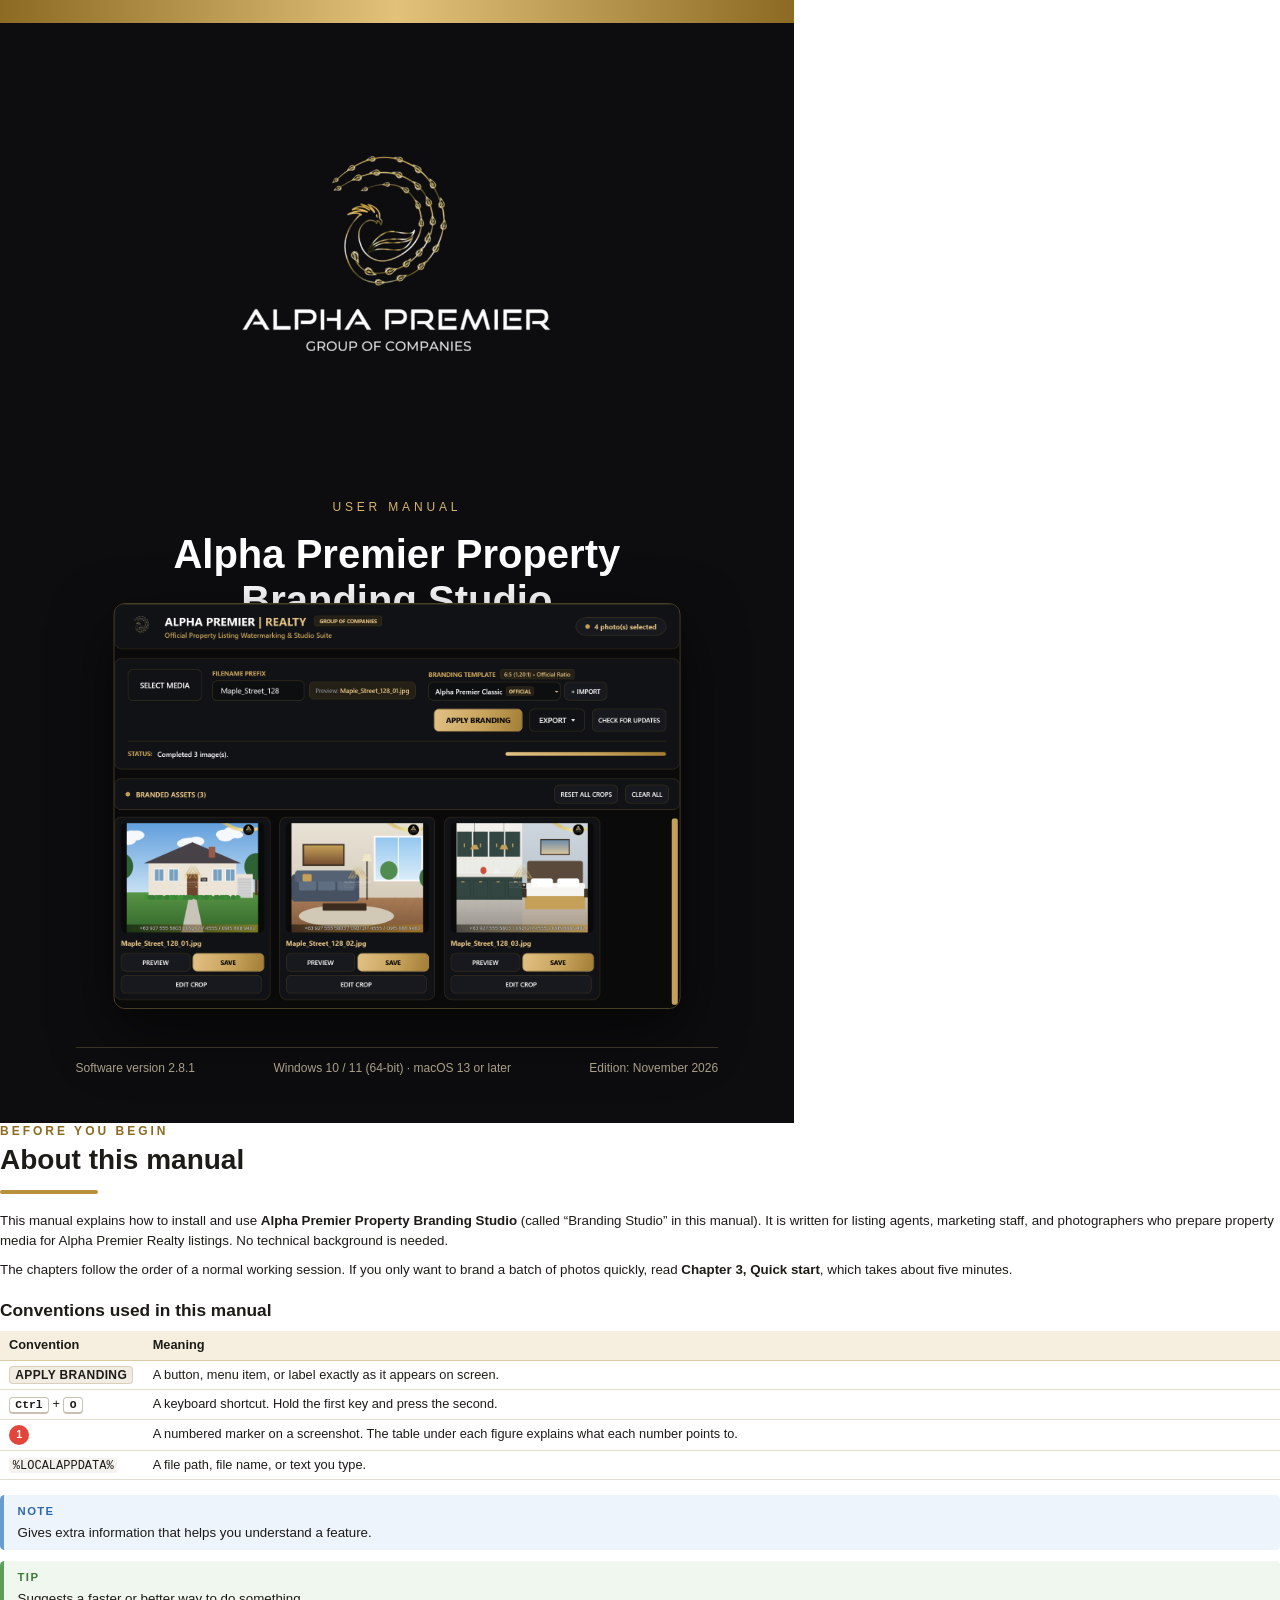
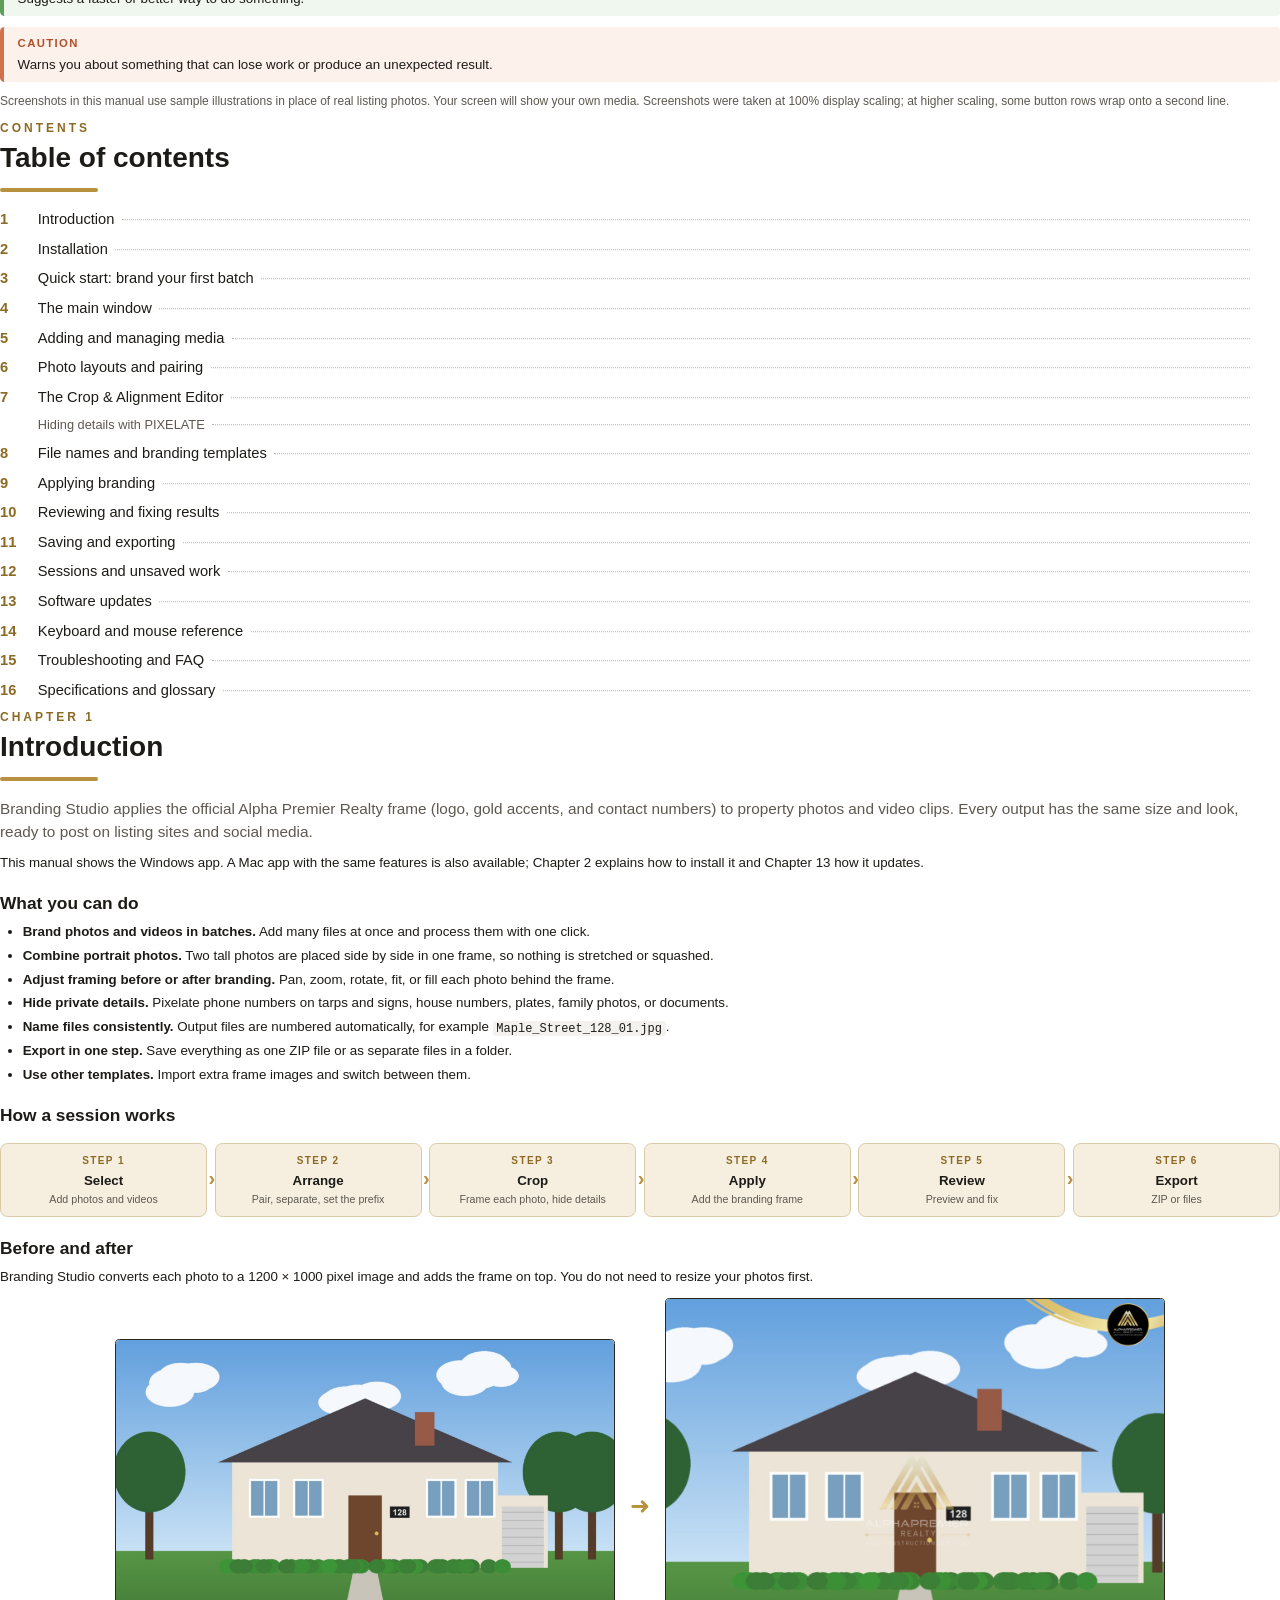
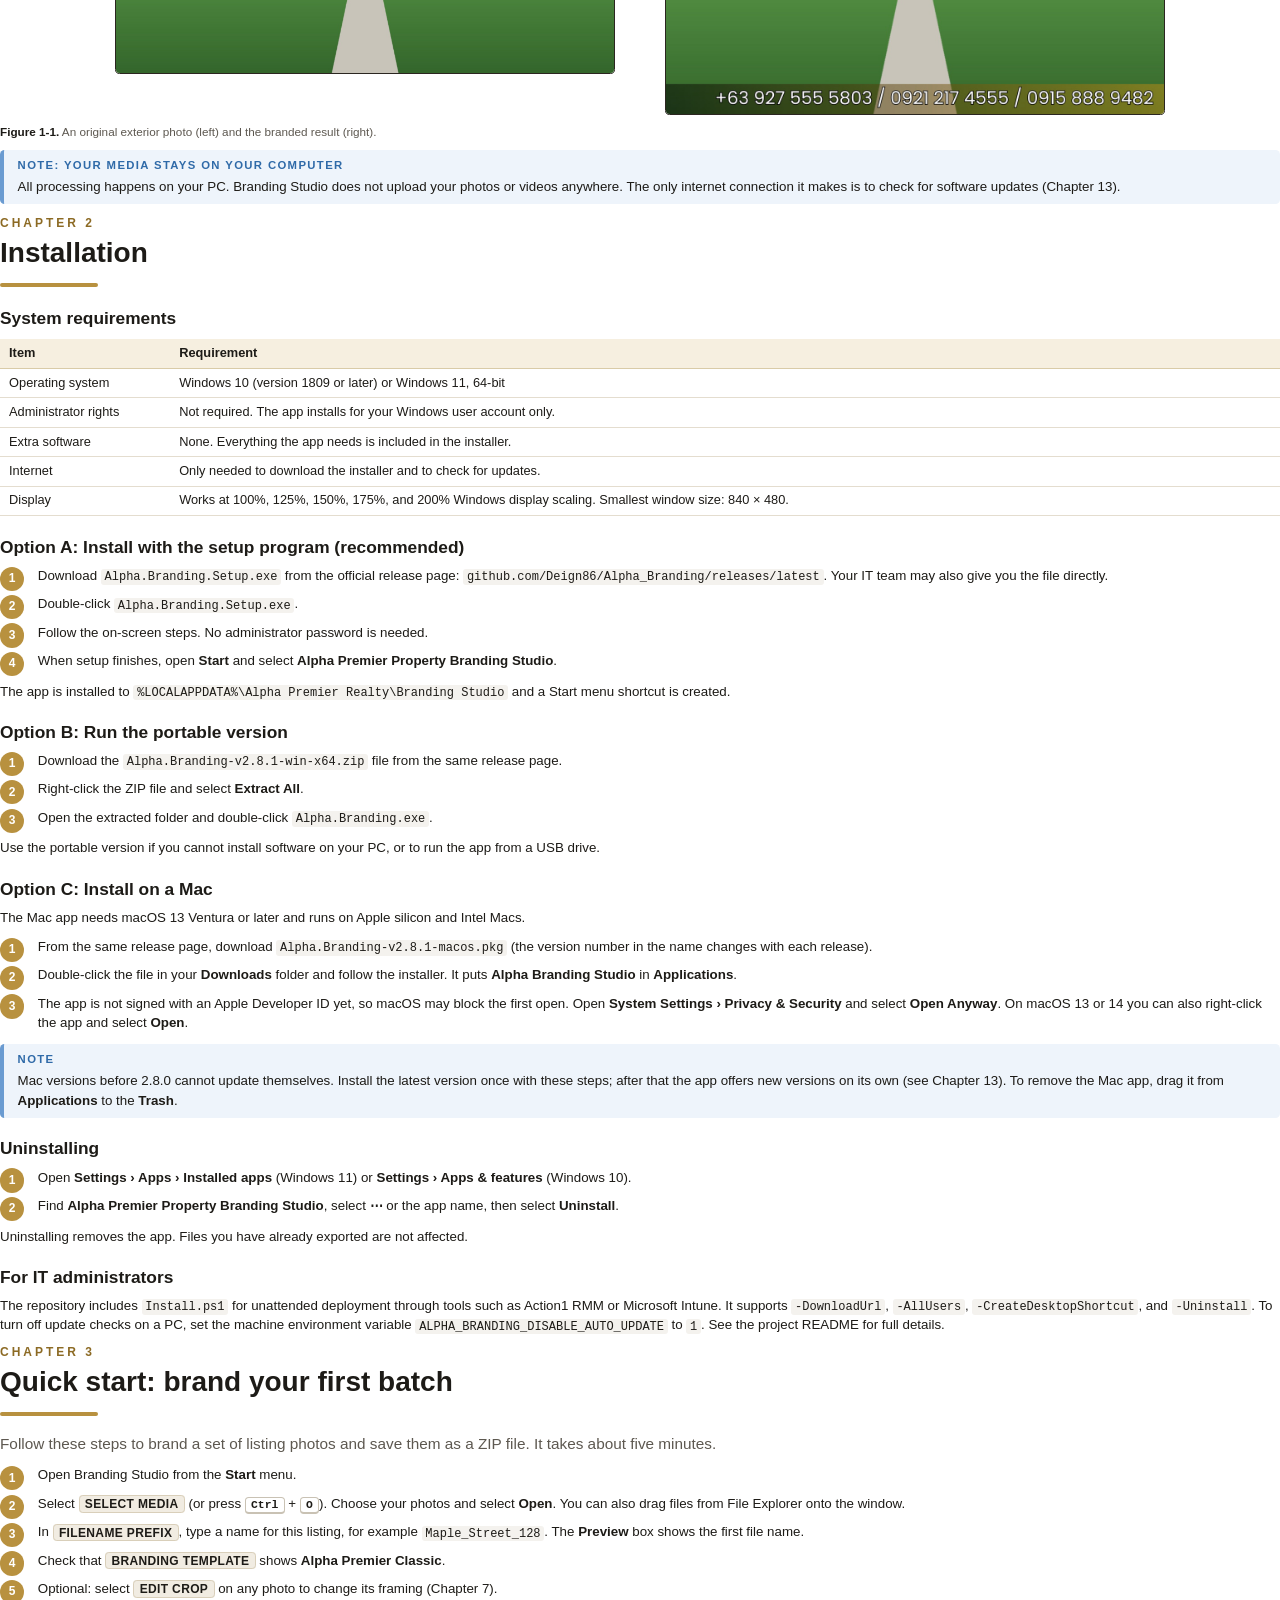
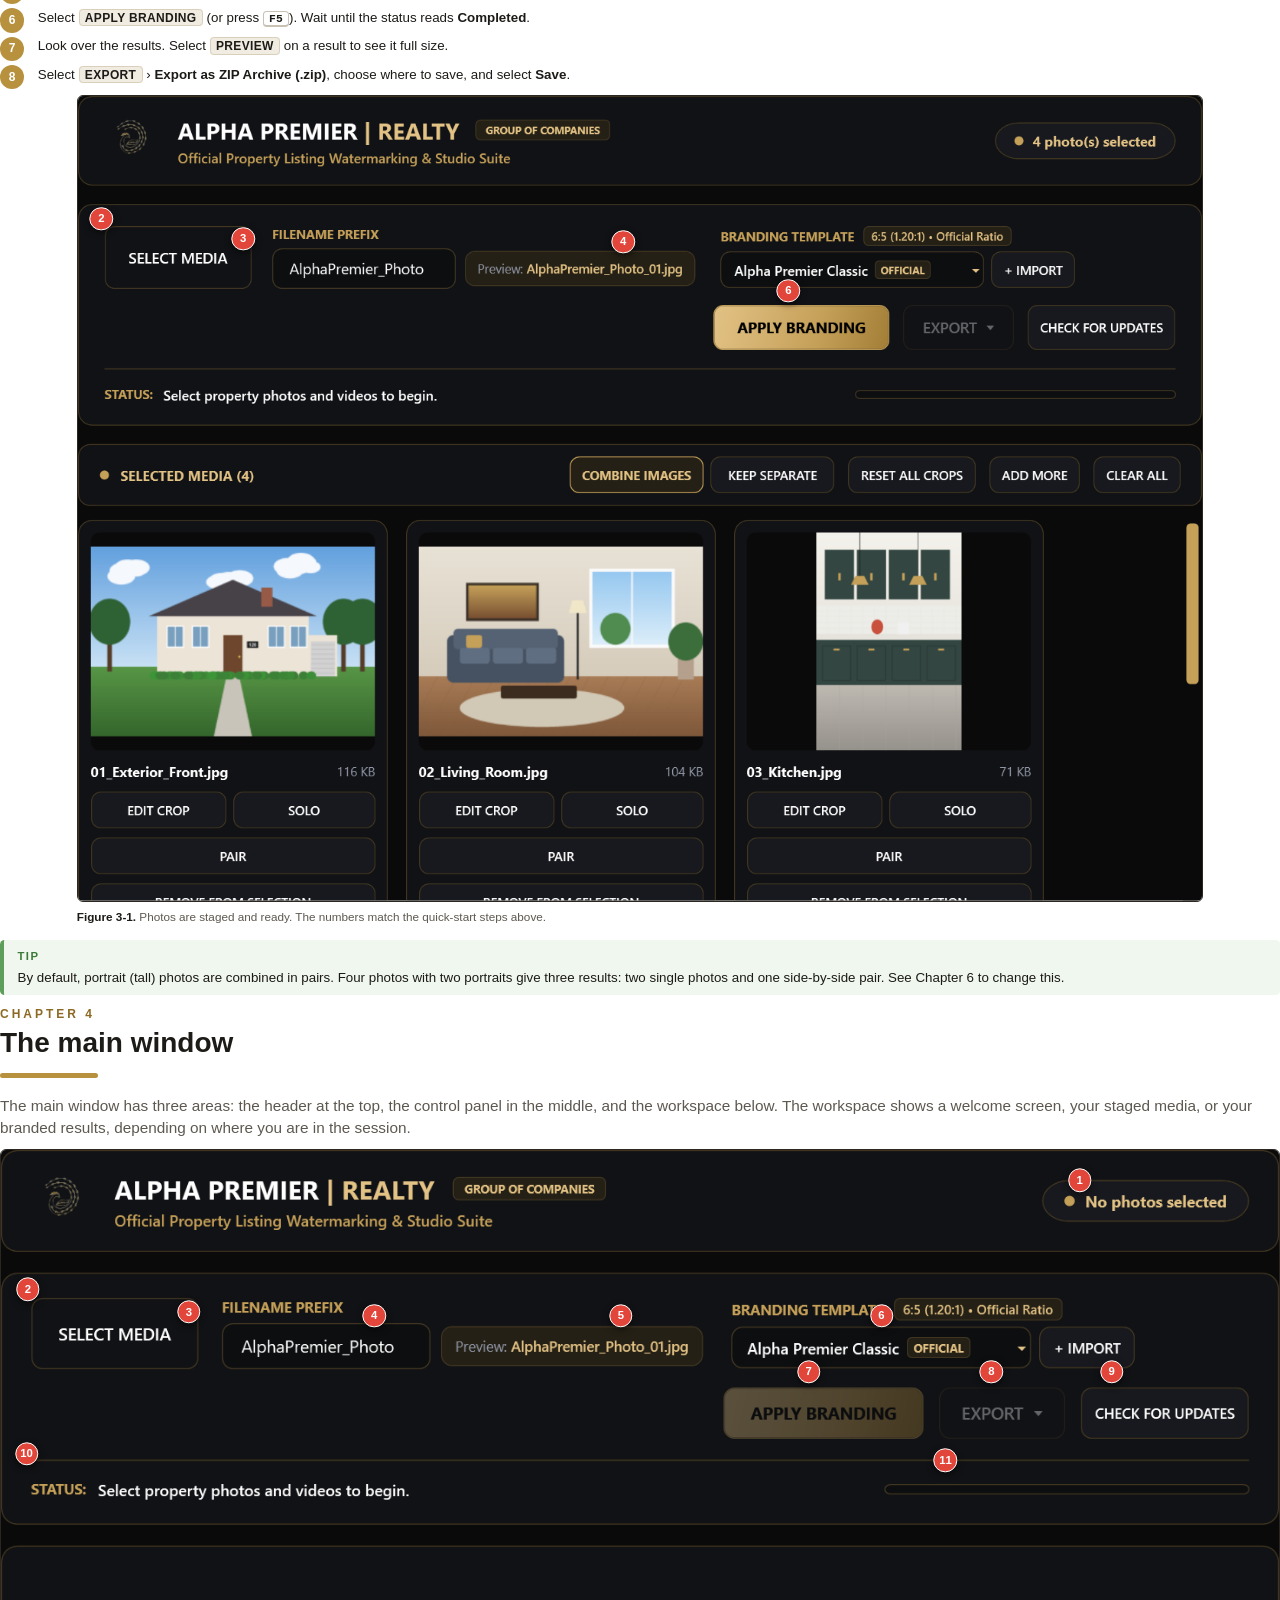
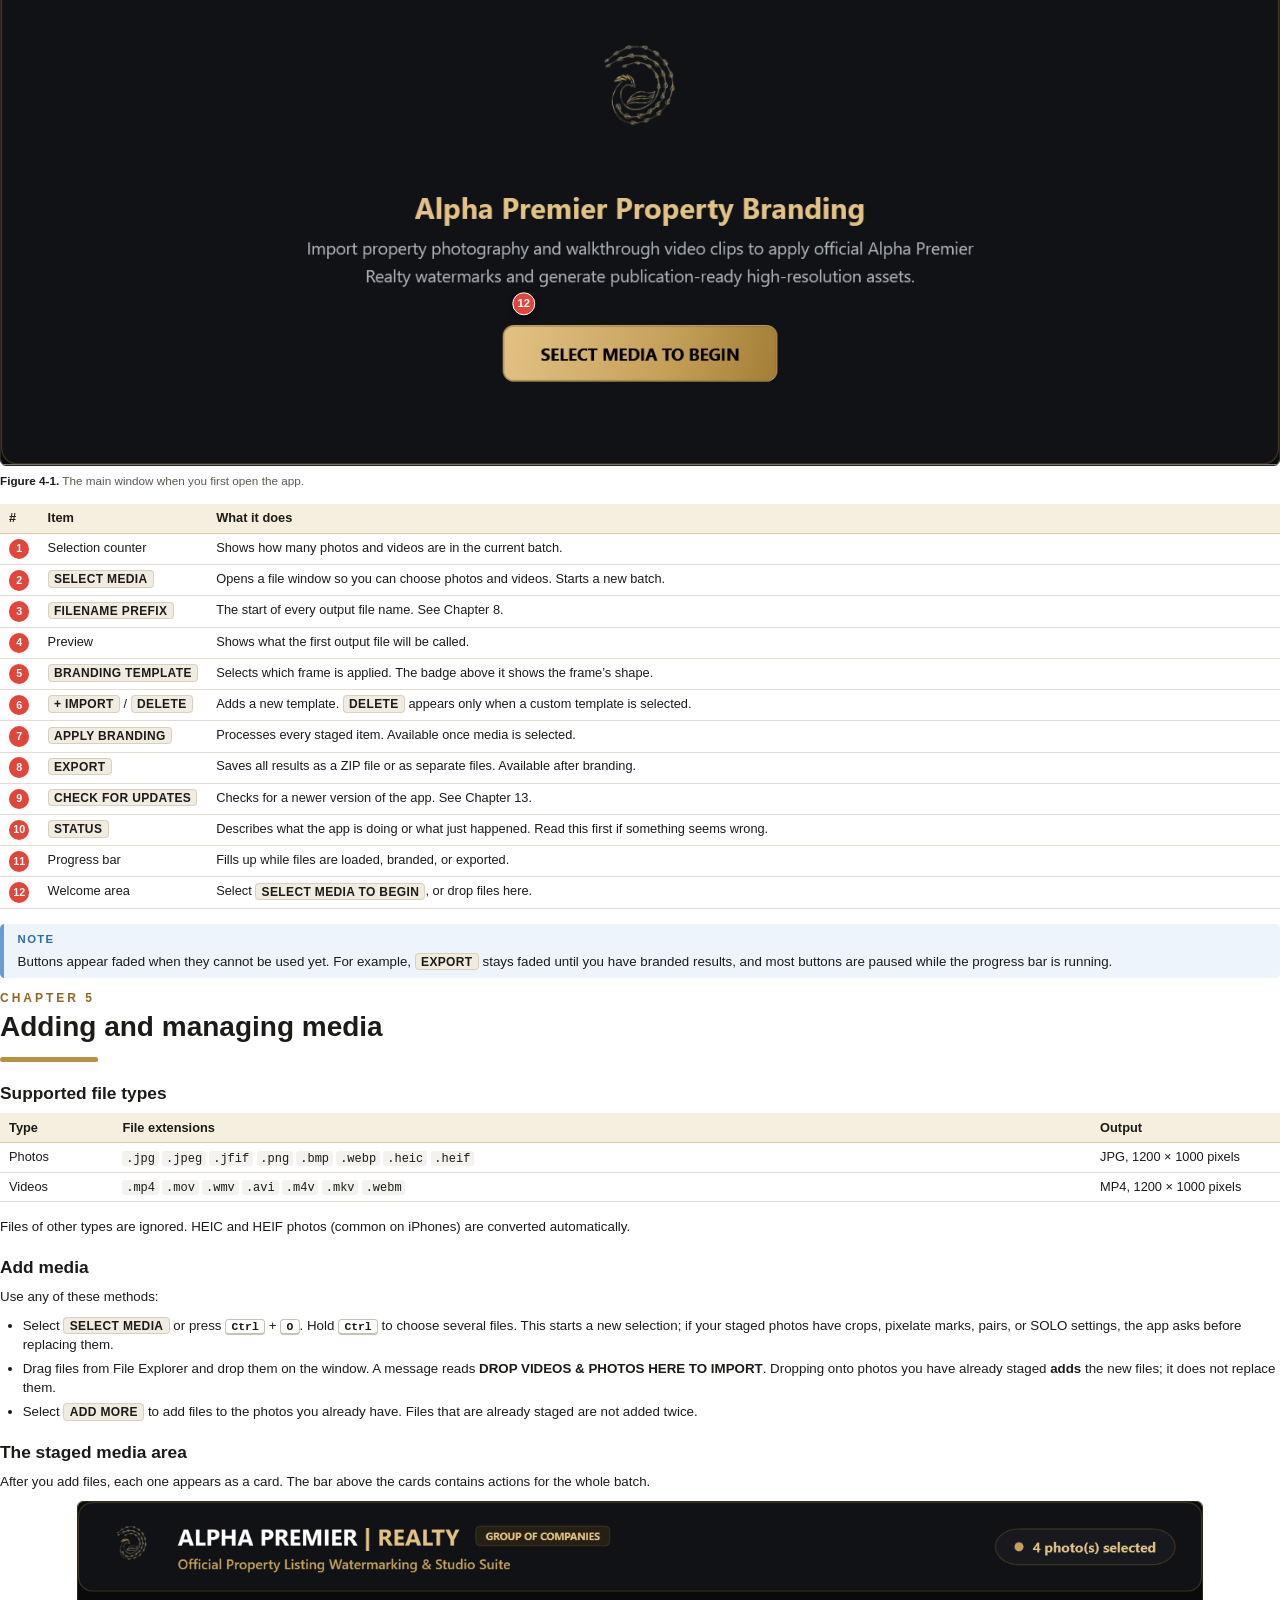
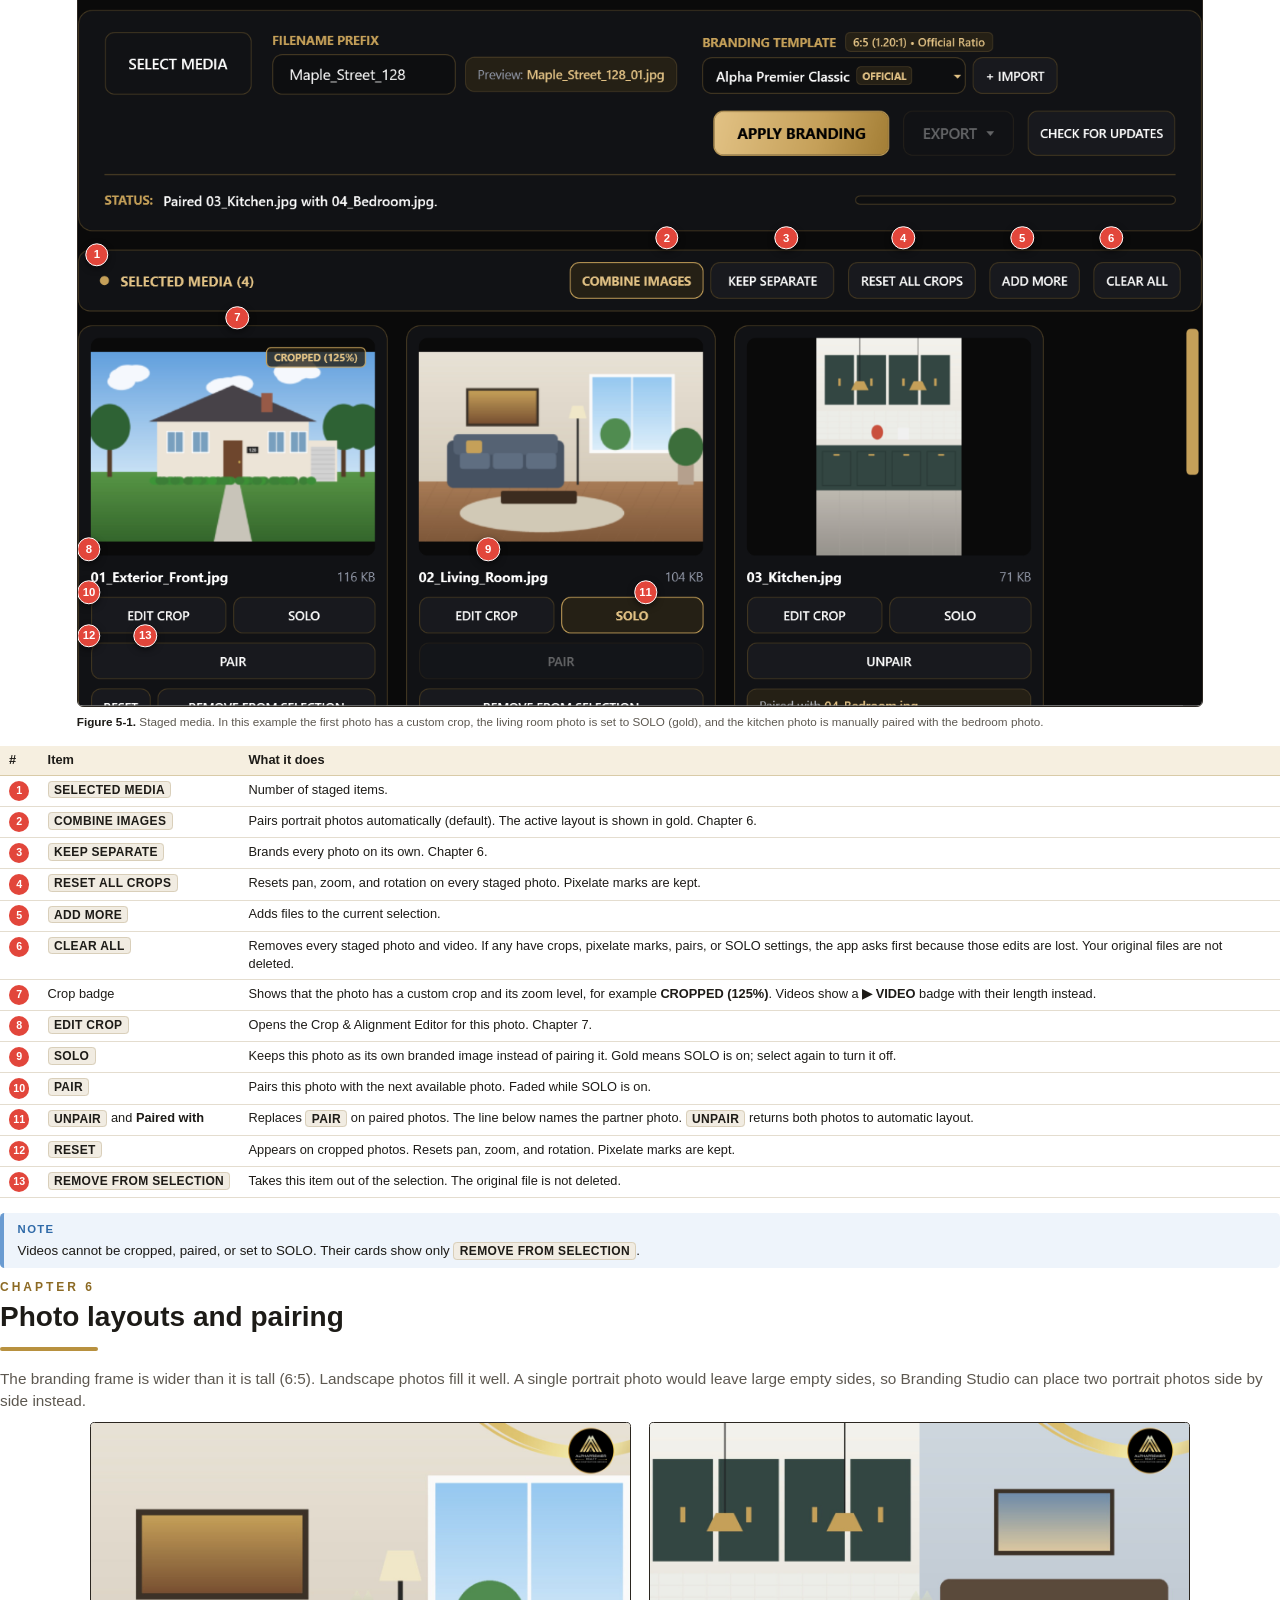
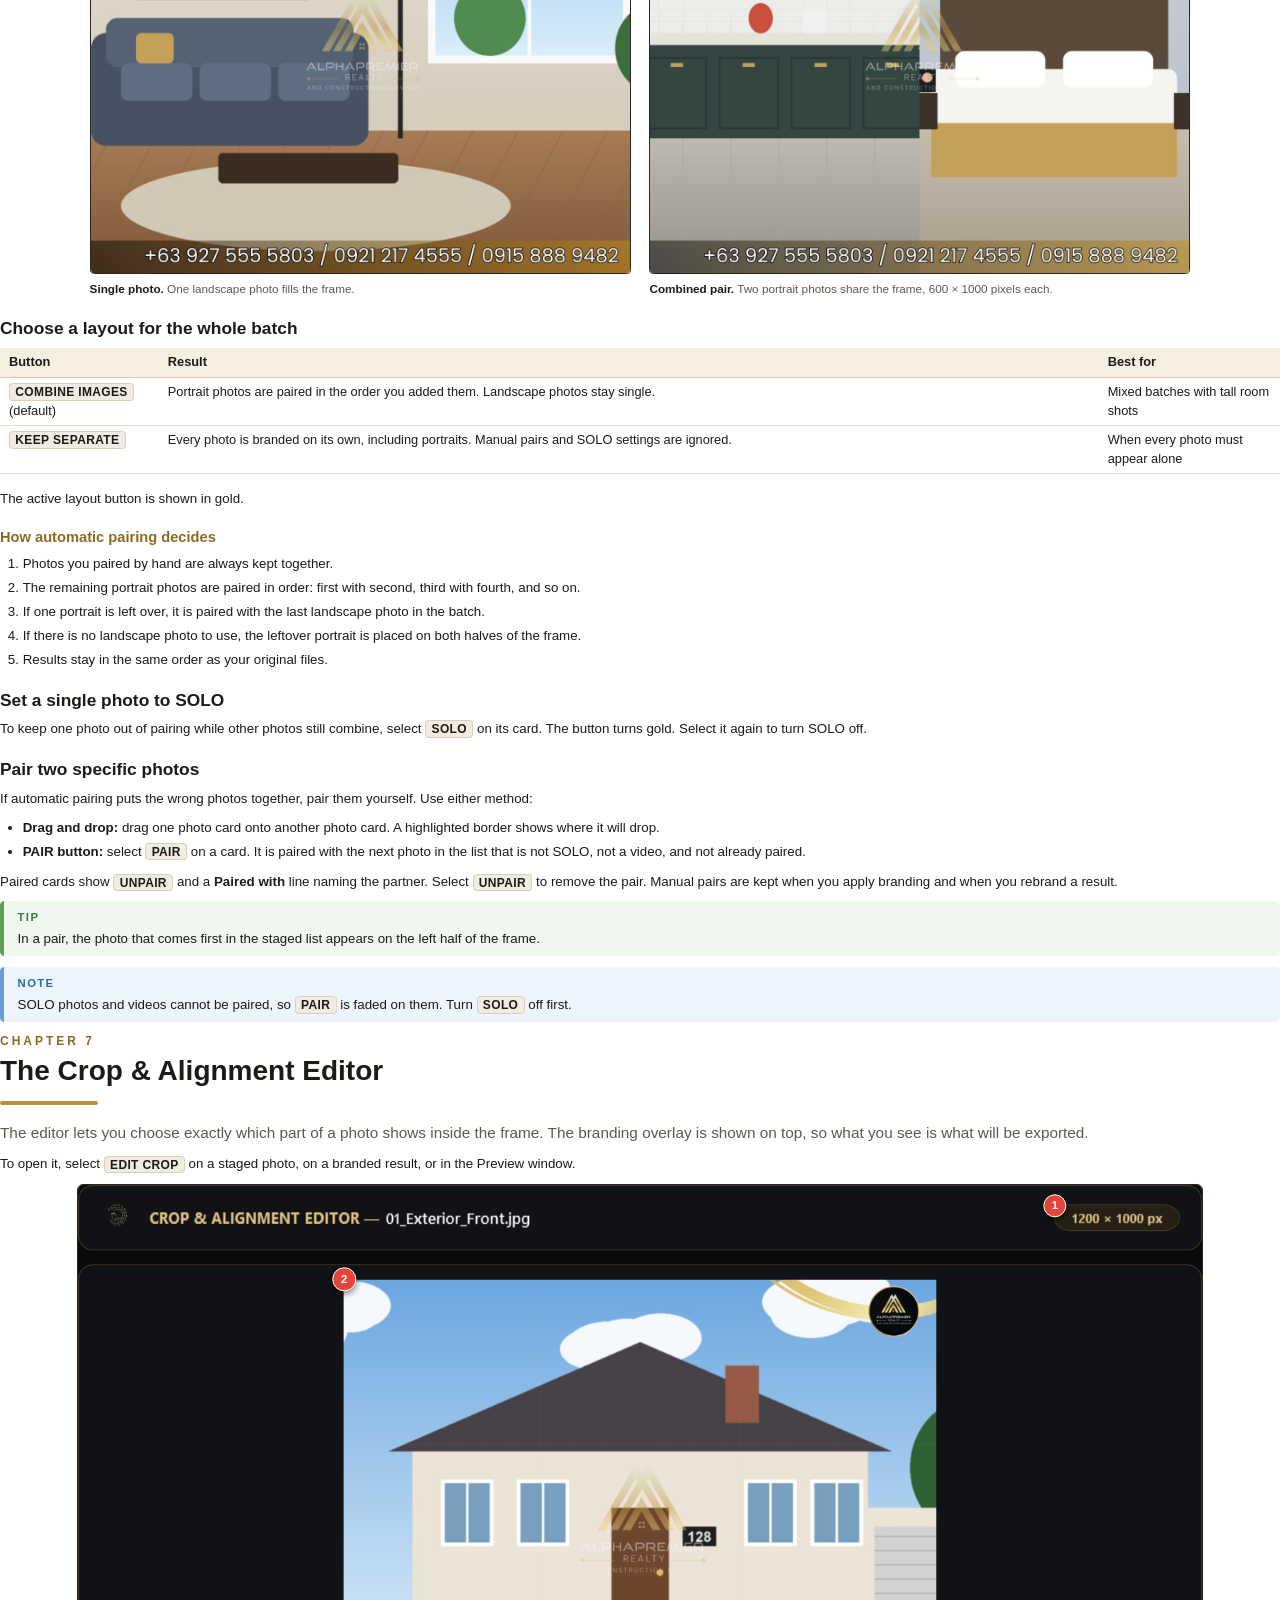
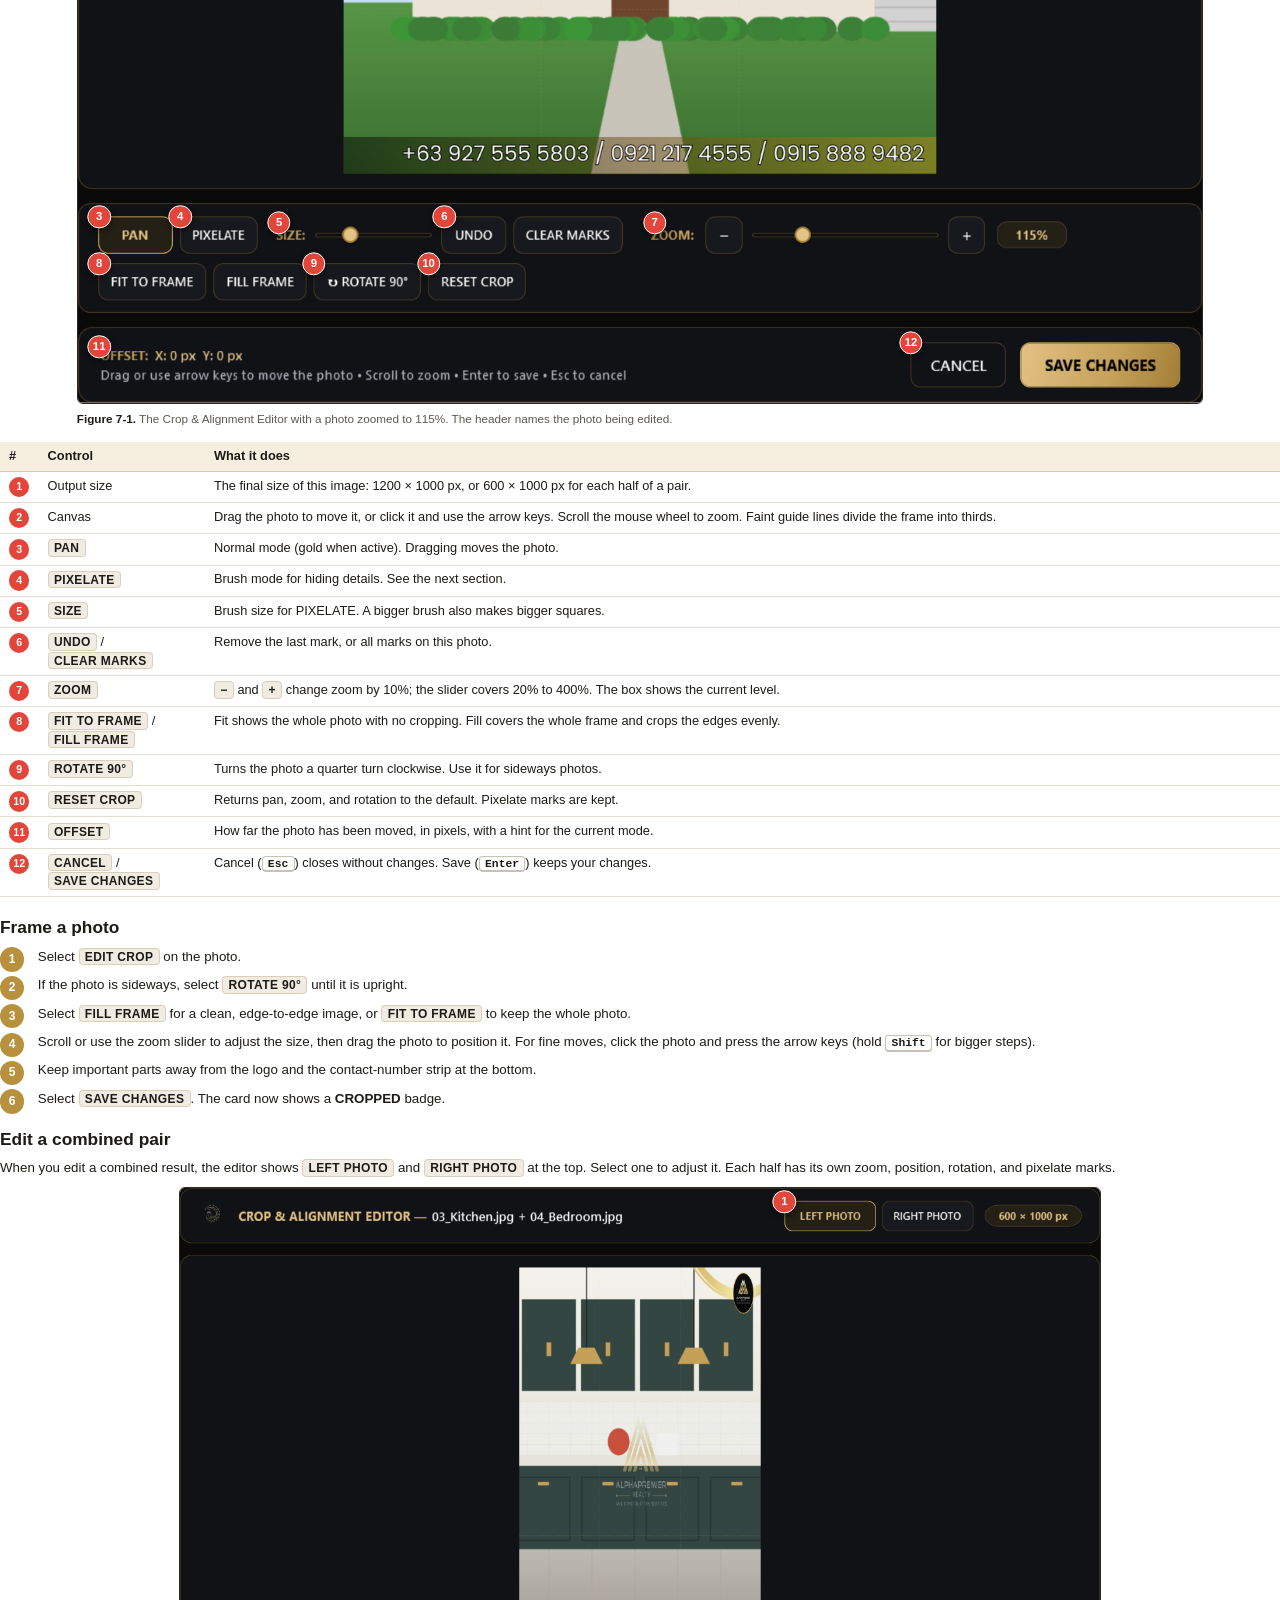
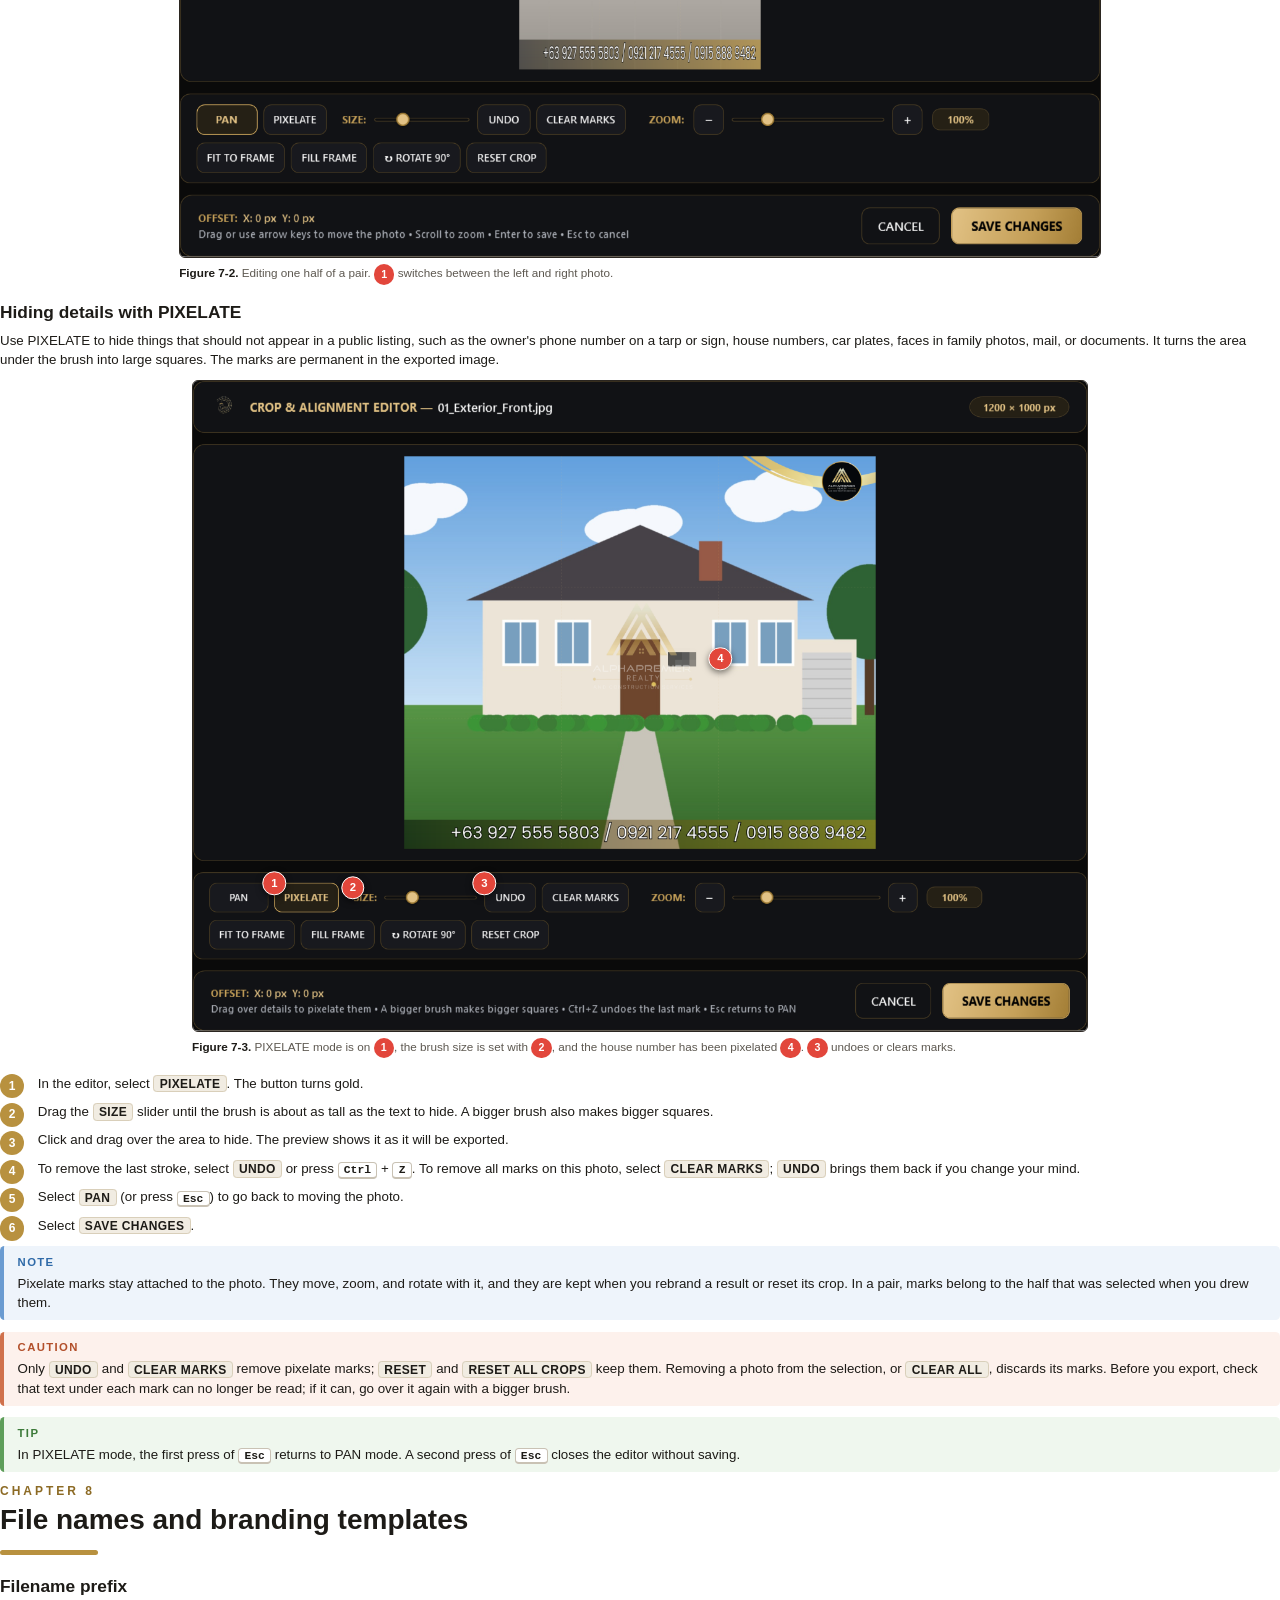
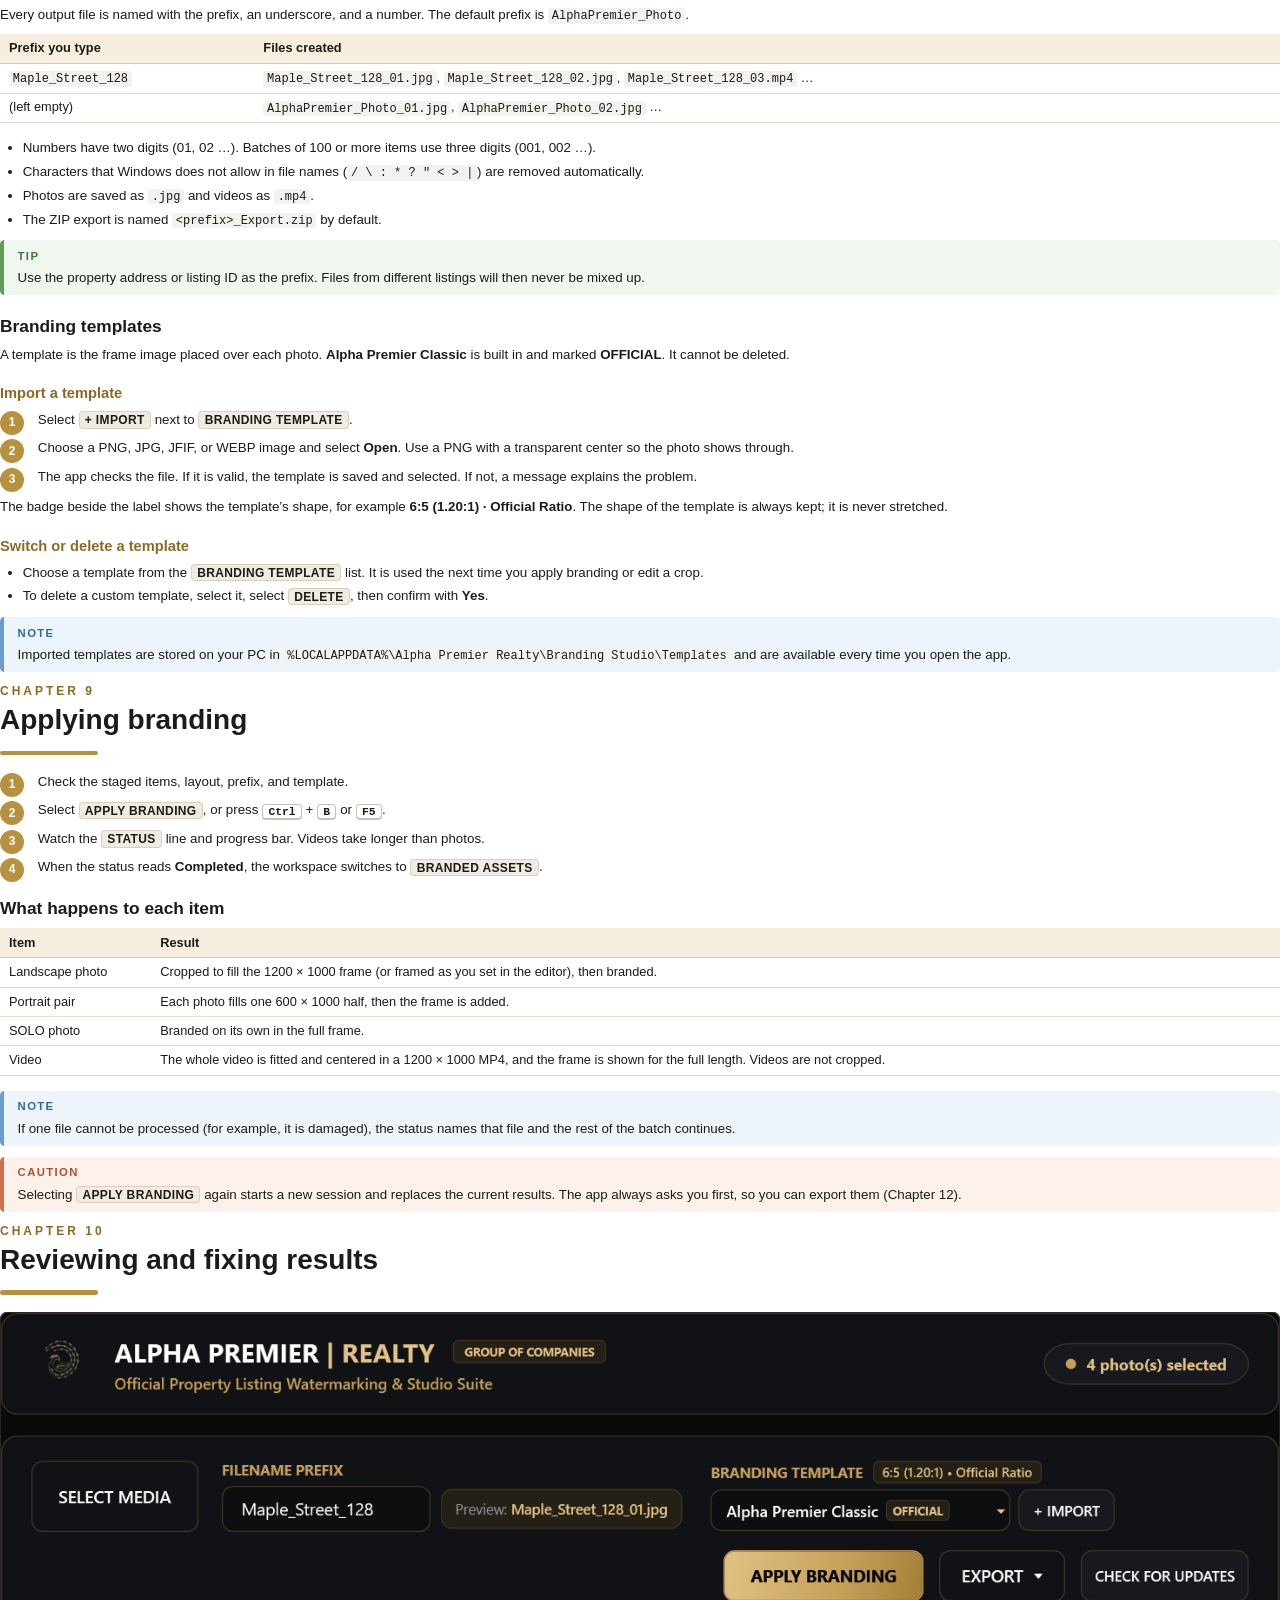
<file: docs/manual/user-manual.html>
<!doctype html>
<html lang="en">
<head>
<meta charset="utf-8">
<title>Branding Studio User Manual</title>
<style>
  @page {
    size: A4;
    margin: 18mm 16mm 20mm 16mm;
    @bottom-left { content: "Alpha Premier Property Branding Studio · User Manual · v2.8.1"; font: 8pt "Segoe UI", sans-serif; color: #8a8270; }
    @bottom-right { content: "Page " counter(page); font: 8pt "Segoe UI", sans-serif; color: #8a8270; }
  }
  @page cover { margin: 0; @bottom-left { content: none; } @bottom-right { content: none; } }

  :root {
    --gold: #b8913f;
    --gold-dark: #8c6a24;
    --gold-soft: #f6efe0;
    --ink: #1d1b17;
    --muted: #5d5850;
    --line: #e4ddcf;
    --note: #eef4fb;
    --note-line: #6a9bd1;
    --warn: #fdf1ec;
    --warn-line: #d0714c;
    --tip: #eff7ee;
    --tip-line: #5e9e5a;
  }
  * { box-sizing: border-box; }
  html { -webkit-print-color-adjust: exact; print-color-adjust: exact; }
  body { margin: 0; font: 10pt/1.45 "Segoe UI", Arial, sans-serif; color: var(--ink); background: #fff; }

  /* Cover */
  .cover { page: cover; height: 297mm; width: 210mm; background: #0d0d0f; color: #f3ead8; position: relative; overflow: hidden; break-after: page; }
  .cover .band { position: absolute; left: 0; right: 0; top: 0; height: 6mm; background: linear-gradient(90deg, #8c6a24, #e2c27a, #8c6a24); }
  .cover .logo { position: absolute; top: 34mm; left: 50%; transform: translateX(-50%); width: 92mm; }
  .cover .titles { position: absolute; top: 132mm; left: 20mm; right: 20mm; text-align: center; }
  .cover .kicker { letter-spacing: .32em; font-size: 9pt; color: #d6b46a; text-transform: uppercase; }
  .cover h1 { font-size: 30pt; line-height: 1.15; margin: 4mm 0 3mm; color: #fff; font-weight: 600; }
  .cover .sub { font-size: 13pt; color: #cfc5b1; }
  .cover .shot { position: absolute; bottom: 30mm; left: 50%; transform: translateX(-50%); width: 150mm; border: 1px solid #4a3f27; border-radius: 3mm; box-shadow: 0 6mm 16mm rgba(0,0,0,.6); }
  .cover .meta { position: absolute; bottom: 12mm; left: 20mm; right: 20mm; display: flex; justify-content: space-between; font-size: 9pt; color: #a99f8a; border-top: 1px solid #3a3222; padding-top: 3mm; }

  /* Typography */
  h1.chapter { font-size: 21pt; margin: 0 0 2mm; color: var(--ink); font-weight: 600; }
  .chapter-no { font-size: 9pt; letter-spacing: .25em; color: var(--gold-dark); text-transform: uppercase; font-weight: 600; }
  .chapter-rule { height: 1.2mm; width: 26mm; background: var(--gold); margin: 2.5mm 0 4.5mm; border-radius: 1mm; }
  section.chap { break-before: page; }
  h2 { font-size: 13pt; margin: 5mm 0 1.6mm; color: var(--ink); break-after: avoid; }
  h3 { font-size: 11pt; margin: 5mm 0 1.5mm; color: var(--gold-dark); break-after: avoid; }
  p { margin: 0 0 2.6mm; }
  .lead { font-size: 11.5pt; color: var(--muted); }
  ul, ol { margin: 0 0 3mm; padding-left: 6mm; }
  li { margin: 0 0 1.2mm; }
  .ui { font-weight: 700; font-size: 9pt; letter-spacing: .03em; background: #f1ece2; border: 1px solid #d9cfba; border-radius: 1mm; padding: .2mm 1.4mm; white-space: nowrap; }
  kbd { font: 600 8.5pt "Consolas", monospace; background: #fff; border: 1px solid #c9c2b4; border-bottom-width: 2px; border-radius: 1mm; padding: .2mm 1.4mm; white-space: nowrap; }
  code { font: 9pt "Consolas", monospace; background: #f4f2ee; padding: .2mm 1mm; border-radius: .8mm; }

  /* Steps */
  ol.steps { list-style: none; counter-reset: step; padding-left: 0; }
  ol.steps > li { counter-increment: step; position: relative; padding-left: 10mm; margin-bottom: 2.4mm; }
  ol.steps > li::before { content: counter(step); position: absolute; left: 0; top: .2mm; width: 6.4mm; height: 6.4mm; border-radius: 50%; background: var(--gold); color: #fff; font-weight: 700; font-size: 9pt; display: flex; align-items: center; justify-content: center; }

  /* Callout boxes */
  .box { border-left: 1.2mm solid; border-radius: 1.2mm; padding: 2mm 3.6mm; margin: 2.4mm 0 3mm; break-inside: avoid; }
  .box b.t { display: block; font-size: 8.5pt; letter-spacing: .12em; text-transform: uppercase; margin-bottom: 1mm; }
  .note { background: var(--note); border-color: var(--note-line); } .note b.t { color: #2f6aa8; }
  .tip { background: var(--tip); border-color: var(--tip-line); } .tip b.t { color: #3c7a39; }
  .warn { background: var(--warn); border-color: var(--warn-line); } .warn b.t { color: #b24f2a; }
  .box p:last-child, .box ul:last-child { margin-bottom: 0; }

  /* Figures with numbered pins */
  figure { margin: 2.5mm auto 4mm; break-inside: avoid; }
  .w88 { width: 88%; } .w80 { width: 80%; }
  .shotwrap { position: relative; display: block; border: 1px solid #2b2620; border-radius: 1.6mm; overflow: hidden; }
  .shotwrap img { display: block; width: 100%; }
  .pin { position: absolute; transform: translate(-50%, -50%); width: 6.2mm; height: 6.2mm; border-radius: 50%; background: #e2463b; color: #fff; font-weight: 700; font-size: 8.5pt; display: flex; align-items: center; justify-content: center; border: .5mm solid #fff; box-shadow: 0 .6mm 1.6mm rgba(0,0,0,.5); }
  figcaption { font-size: 8.8pt; color: var(--muted); margin-top: 1.6mm; }
  figcaption b { color: var(--ink); }
  .narrow { width: 72%; margin-left: auto; margin-right: auto; }
  .half { width: 55%; margin-left: auto; margin-right: auto; }

  /* Legend + tables */
  table { width: 100%; border-collapse: collapse; margin: 2mm 0 4mm; font-size: 9.6pt; break-inside: auto; }
  th { text-align: left; background: var(--gold-soft); color: var(--ink); font-weight: 600; padding: 1.4mm 2.4mm; border-bottom: 1px solid #d9cba8; }
  td { padding: 1.3mm 2.4mm; border-bottom: 1px solid var(--line); vertical-align: top; }
  tr { break-inside: avoid; }
  table.legend td:first-child { width: 9mm; }
  .num { display: inline-flex; width: 5.4mm; height: 5.4mm; border-radius: 50%; background: #e2463b; color: #fff; font-weight: 700; font-size: 8pt; align-items: center; justify-content: center; }

  /* Two-column comparisons */
  .cols { width: 86%; margin: 2mm auto 3mm; display: grid; grid-template-columns: 1fr 1fr; gap: 5mm; break-inside: avoid; }
  .cols figure { margin: 0; }
  .cols img { width: 100%; display: block; border-radius: 1.2mm; border: 1px solid #2b2620; }
  .arrow-row { width: 82%; margin-left: auto !important; margin-right: auto !important; display: grid; grid-template-columns: 1fr 9mm 1fr; align-items: center; gap: 2mm; margin: 3mm 0 4mm; break-inside: avoid; }
  .arrow-row img { width: 100%; display: block; border-radius: 1.2mm; border: 1px solid #2b2620; }
  .arrow-row .arr { text-align: center; font-size: 18pt; color: var(--gold); }

  /* TOC */
  .toc { list-style: none; padding: 0; margin: 0; }
  .toc li { display: flex; align-items: baseline; margin: 0 0 2.2mm; font-size: 11pt; }
  .toc li .n { width: 10mm; color: var(--gold-dark); font-weight: 700; }
  .toc li .dots { flex: 1; border-bottom: 1px dotted #bdb4a2; margin: 0 2mm; transform: translateY(-1mm); }
  .toc li .pg { font-weight: 600; min-width: 6mm; text-align: right; }
  .toc li.sub { font-size: 9.6pt; margin-left: 10mm; color: var(--muted); }

  /* Workflow strip */
  .flow { display: flex; gap: 2mm; margin: 4mm 0 5mm; break-inside: avoid; }
  .flow .stage { flex: 1; border: 1px solid #d9cba8; background: var(--gold-soft); border-radius: 2mm; padding: 2.6mm 2.4mm; text-align: center; position: relative; }
  .flow .stage .k { display: block; font-size: 7.5pt; letter-spacing: .14em; color: var(--gold-dark); font-weight: 700; }
  .flow .stage b { display: block; font-size: 10pt; margin: .6mm 0; }
  .flow .stage span.d { font-size: 8pt; color: var(--muted); line-height: 1.3; display: block; }
  .flow .stage:not(:last-child)::after { content: "›"; position: absolute; right: -2.4mm; top: 50%; transform: translateY(-55%); font-size: 15pt; color: var(--gold); font-weight: 700; }

  .keep { break-inside: avoid; }
</style>
</head>
<body>

<!-- ============ COVER ============ -->
<div class="cover">
  <div class="band"></div>
  <img class="logo" src="../../src/Alpha.Branding/Assets/logo w name.png" alt="Alpha Premier Group of Companies logo">
  <div class="titles">
    <div class="kicker">User Manual</div>
    <h1>Alpha Premier Property<br>Branding Studio</h1>
    <div class="sub">Watermark, crop, and export listing photos and videos for Windows</div>
  </div>
  <img class="shot" src="images/04_main_results.png" alt="Branding Studio main window with branded results">
  <div class="meta"><span>Software version 2.8.1</span><span>Windows 10 / 11 (64-bit) · macOS 13 or later</span><span>Edition: November 2026</span></div>
</div>

<!-- ============ ABOUT / TOC ============ -->
<section>
  <div class="chapter-no">Before you begin</div>
  <h1 class="chapter">About this manual</h1>
  <div class="chapter-rule"></div>
  <p>This manual explains how to install and use <b>Alpha Premier Property Branding Studio</b> (called “Branding Studio” in this manual). It is written for listing agents, marketing staff, and photographers who prepare property media for Alpha Premier Realty listings. No technical background is needed.</p>
  <p>The chapters follow the order of a normal working session. If you only want to brand a batch of photos quickly, read <b>Chapter 3, Quick start</b>, which takes about five minutes.</p>

  <h2>Conventions used in this manual</h2>
  <table>
    <tr><th style="width:38mm">Convention</th><th>Meaning</th></tr>
    <tr><td><span class="ui">APPLY BRANDING</span></td><td>A button, menu item, or label exactly as it appears on screen.</td></tr>
    <tr><td><kbd>Ctrl</kbd> + <kbd>O</kbd></td><td>A keyboard shortcut. Hold the first key and press the second.</td></tr>
    <tr><td><span class="num">1</span></td><td>A numbered marker on a screenshot. The table under each figure explains what each number points to.</td></tr>
    <tr><td><code>%LOCALAPPDATA%</code></td><td>A file path, file name, or text you type.</td></tr>
  </table>
  <div class="box note"><b class="t">Note</b><p>Gives extra information that helps you understand a feature.</p></div>
  <div class="box tip"><b class="t">Tip</b><p>Suggests a faster or better way to do something.</p></div>
  <div class="box warn"><b class="t">Caution</b><p>Warns you about something that can lose work or produce an unexpected result.</p></div>
  <p style="font-size:9pt;color:var(--muted)">Screenshots in this manual use sample illustrations in place of real listing photos. Your screen will show your own media. Screenshots were taken at 100% display scaling; at higher scaling, some button rows wrap onto a second line.</p>
</section>

<section class="chap">
  <div class="chapter-no">Contents</div>
  <h1 class="chapter">Table of contents</h1>
  <div class="chapter-rule"></div>
  <ul class="toc">
    <li><span class="n">1</span>Introduction<span class="dots"></span><span class="pg" data-toc="ch1"></span></li>
    <li><span class="n">2</span>Installation<span class="dots"></span><span class="pg" data-toc="ch2"></span></li>
    <li><span class="n">3</span>Quick start: brand your first batch<span class="dots"></span><span class="pg" data-toc="ch3"></span></li>
    <li><span class="n">4</span>The main window<span class="dots"></span><span class="pg" data-toc="ch4"></span></li>
    <li><span class="n">5</span>Adding and managing media<span class="dots"></span><span class="pg" data-toc="ch5"></span></li>
    <li><span class="n">6</span>Photo layouts and pairing<span class="dots"></span><span class="pg" data-toc="ch6"></span></li>
    <li><span class="n">7</span>The Crop &amp; Alignment Editor<span class="dots"></span><span class="pg" data-toc="ch7"></span></li>
    <li class="sub">Hiding details with PIXELATE<span class="dots"></span><span class="pg" data-toc="ch7pen"></span></li>
    <li><span class="n">8</span>File names and branding templates<span class="dots"></span><span class="pg" data-toc="ch8"></span></li>
    <li><span class="n">9</span>Applying branding<span class="dots"></span><span class="pg" data-toc="ch9"></span></li>
    <li><span class="n">10</span>Reviewing and fixing results<span class="dots"></span><span class="pg" data-toc="ch10"></span></li>
    <li><span class="n">11</span>Saving and exporting<span class="dots"></span><span class="pg" data-toc="ch11"></span></li>
    <li><span class="n">12</span>Sessions and unsaved work<span class="dots"></span><span class="pg" data-toc="ch12"></span></li>
    <li><span class="n">13</span>Software updates<span class="dots"></span><span class="pg" data-toc="ch13"></span></li>
    <li><span class="n">14</span>Keyboard and mouse reference<span class="dots"></span><span class="pg" data-toc="ch14"></span></li>
    <li><span class="n">15</span>Troubleshooting and FAQ<span class="dots"></span><span class="pg" data-toc="ch15"></span></li>
    <li><span class="n">16</span>Specifications and glossary<span class="dots"></span><span class="pg" data-toc="ch16"></span></li>
  </ul>
</section>

<!-- ============ 1 INTRODUCTION ============ -->
<section class="chap" id="ch1">
  <div class="chapter-no">Chapter 1</div>
  <h1 class="chapter">Introduction</h1>
  <div class="chapter-rule"></div>
  <p class="lead">Branding Studio applies the official Alpha Premier Realty frame (logo, gold accents, and contact numbers) to property photos and video clips. Every output has the same size and look, ready to post on listing sites and social media.</p>
  <p>This manual shows the Windows app. A Mac app with the same features is also available; Chapter 2 explains how to install it and Chapter 13 how it updates.</p>

  <h2>What you can do</h2>
  <ul>
    <li><b>Brand photos and videos in batches.</b> Add many files at once and process them with one click.</li>
    <li><b>Combine portrait photos.</b> Two tall photos are placed side by side in one frame, so nothing is stretched or squashed.</li>
    <li><b>Adjust framing before or after branding.</b> Pan, zoom, rotate, fit, or fill each photo behind the frame.</li>
    <li><b>Hide private details.</b> Pixelate phone numbers on tarps and signs, house numbers, plates, family photos, or documents.</li>
    <li><b>Name files consistently.</b> Output files are numbered automatically, for example <code>Maple_Street_128_01.jpg</code>.</li>
    <li><b>Export in one step.</b> Save everything as one ZIP file or as separate files in a folder.</li>
    <li><b>Use other templates.</b> Import extra frame images and switch between them.</li>
  </ul>

  <h2>How a session works</h2>
  <div class="flow">
    <div class="stage"><span class="k">STEP 1</span><b>Select</b><span class="d">Add photos and videos</span></div>
    <div class="stage"><span class="k">STEP 2</span><b>Arrange</b><span class="d">Pair, separate, set the prefix</span></div>
    <div class="stage"><span class="k">STEP 3</span><b>Crop</b><span class="d">Frame each photo, hide details</span></div>
    <div class="stage"><span class="k">STEP 4</span><b>Apply</b><span class="d">Add the branding frame</span></div>
    <div class="stage"><span class="k">STEP 5</span><b>Review</b><span class="d">Preview and fix</span></div>
    <div class="stage"><span class="k">STEP 6</span><b>Export</b><span class="d">ZIP or files</span></div>
  </div>

  <h2>Before and after</h2>
  <p>Branding Studio converts each photo to a 1200 × 1000 pixel image and adds the frame on top. You do not need to resize your photos first.</p>
  <div class="arrow-row">
    <img src="sample-photos/01_Exterior_Front.jpg" alt="Original photo">
    <div class="arr">➜</div>
    <img src="images/output_01.jpg" alt="Branded photo">
  </div>
  <p style="font-size:8.8pt;color:var(--muted);margin-top:-2mm"><b style="color:var(--ink)">Figure 1-1.</b> An original exterior photo (left) and the branded result (right).</p>

  <div class="box note"><b class="t">Note: Your media stays on your computer</b><p>All processing happens on your PC. Branding Studio does not upload your photos or videos anywhere. The only internet connection it makes is to check for software updates (Chapter 13).</p></div>
</section>

<!-- ============ 2 INSTALLATION ============ -->
<section class="chap" id="ch2">
  <div class="chapter-no">Chapter 2</div>
  <h1 class="chapter">Installation</h1>
  <div class="chapter-rule"></div>

  <h2>System requirements</h2>
  <table>
    <tr><th style="width:45mm">Item</th><th>Requirement</th></tr>
    <tr><td>Operating system</td><td>Windows 10 (version 1809 or later) or Windows 11, 64-bit</td></tr>
    <tr><td>Administrator rights</td><td>Not required. The app installs for your Windows user account only.</td></tr>
    <tr><td>Extra software</td><td>None. Everything the app needs is included in the installer.</td></tr>
    <tr><td>Internet</td><td>Only needed to download the installer and to check for updates.</td></tr>
    <tr><td>Display</td><td>Works at 100%, 125%, 150%, 175%, and 200% Windows display scaling. Smallest window size: 840 × 480.</td></tr>
  </table>

  <h2>Option A: Install with the setup program (recommended)</h2>
  <ol class="steps">
    <li>Download <code>Alpha.Branding.Setup.exe</code> from the official release page: <code>github.com/Deign86/Alpha_Branding/releases/latest</code>. Your IT team may also give you the file directly.</li>
    <li>Double-click <code>Alpha.Branding.Setup.exe</code>.</li>
    <li>Follow the on-screen steps. No administrator password is needed.</li>
    <li>When setup finishes, open <b>Start</b> and select <b>Alpha Premier Property Branding Studio</b>.</li>
  </ol>
  <p>The app is installed to <code>%LOCALAPPDATA%\Alpha Premier Realty\Branding Studio</code> and a Start menu shortcut is created.</p>

  <h2>Option B: Run the portable version</h2>
  <ol class="steps">
    <li>Download the <code>Alpha.Branding-v2.8.1-win-x64.zip</code> file from the same release page.</li>
    <li>Right-click the ZIP file and select <b>Extract All</b>.</li>
    <li>Open the extracted folder and double-click <code>Alpha.Branding.exe</code>.</li>
  </ol>
  <p>Use the portable version if you cannot install software on your PC, or to run the app from a USB drive.</p>

  <h2>Option C: Install on a Mac</h2>
  <p>The Mac app needs macOS 13 Ventura or later and runs on Apple silicon and Intel Macs.</p>
  <ol class="steps">
    <li>From the same release page, download <code>Alpha.Branding-v2.8.1-macos.pkg</code> (the version number in the name changes with each release).</li>
    <li>Double-click the file in your <b>Downloads</b> folder and follow the installer. It puts <b>Alpha Branding Studio</b> in <b>Applications</b>.</li>
    <li>The app is not signed with an Apple Developer ID yet, so macOS may block the first open. Open <b>System Settings › Privacy &amp; Security</b> and select <b>Open Anyway</b>. On macOS 13 or 14 you can also right-click the app and select <b>Open</b>.</li>
  </ol>
  <div class="box note"><b class="t">Note</b><p>Mac versions before 2.8.0 cannot update themselves. Install the latest version once with these steps; after that the app offers new versions on its own (see Chapter 13). To remove the Mac app, drag it from <b>Applications</b> to the <b>Trash</b>.</p></div>

  <h2>Uninstalling</h2>
  <ol class="steps">
    <li>Open <b>Settings › Apps › Installed apps</b> (Windows 11) or <b>Settings › Apps &amp; features</b> (Windows 10).</li>
    <li>Find <b>Alpha Premier Property Branding Studio</b>, select <b>⋯</b> or the app name, then select <b>Uninstall</b>.</li>
  </ol>
  <p>Uninstalling removes the app. Files you have already exported are not affected.</p>

  <h2>For IT administrators</h2>
  <p>The repository includes <code>Install.ps1</code> for unattended deployment through tools such as Action1 RMM or Microsoft Intune. It supports <code>-DownloadUrl</code>, <code>-AllUsers</code>, <code>-CreateDesktopShortcut</code>, and <code>-Uninstall</code>. To turn off update checks on a PC, set the machine environment variable <code>ALPHA_BRANDING_DISABLE_AUTO_UPDATE</code> to <code>1</code>. See the project README for full details.</p>
</section>

<!-- ============ 3 QUICK START ============ -->
<section class="chap" id="ch3">
  <div class="chapter-no">Chapter 3</div>
  <h1 class="chapter">Quick start: brand your first batch</h1>
  <div class="chapter-rule"></div>
  <p class="lead">Follow these steps to brand a set of listing photos and save them as a ZIP file. It takes about five minutes.</p>
  <ol class="steps">
    <li>Open Branding Studio from the <b>Start</b> menu.</li>
    <li>Select <span class="ui">SELECT MEDIA</span> (or press <kbd>Ctrl</kbd> + <kbd>O</kbd>). Choose your photos and select <b>Open</b>. You can also drag files from File Explorer onto the window.</li>
    <li>In <span class="ui">FILENAME PREFIX</span>, type a name for this listing, for example <code>Maple_Street_128</code>. The <b>Preview</b> box shows the first file name.</li>
    <li>Check that <span class="ui">BRANDING TEMPLATE</span> shows <b>Alpha Premier Classic</b>.</li>
    <li>Optional: select <span class="ui">EDIT CROP</span> on any photo to change its framing (Chapter 7).</li>
    <li>Select <span class="ui">APPLY BRANDING</span> (or press <kbd>F5</kbd>). Wait until the status reads <b>Completed</b>.</li>
    <li>Look over the results. Select <span class="ui">PREVIEW</span> on a result to see it full size.</li>
    <li>Select <span class="ui">EXPORT</span> › <b>Export as ZIP Archive (.zip)</b>, choose where to save, and select <b>Save</b>.</li>
  </ol>
  <figure class="w88">
    <div class="shotwrap">
      <img src="images/02_main_staged.png" alt="Main window with four photos staged">
      <span class="pin" style="left:2.1%;top:15.2%">2</span>
      <span class="pin" style="left:14.7%;top:17.7%">3</span>
      <span class="pin" style="left:48.5%;top:18.1%">4</span>
      <span class="pin" style="left:63.2%;top:24.2%">6</span>
    </div>
    <figcaption><b>Figure 3-1.</b> Photos are staged and ready. The numbers match the quick-start steps above.</figcaption>
  </figure>
  <div class="box tip"><b class="t">Tip</b><p>By default, portrait (tall) photos are combined in pairs. Four photos with two portraits give three results: two single photos and one side-by-side pair. See Chapter 6 to change this.</p></div>
</section>

<!-- ============ 4 MAIN WINDOW ============ -->
<section class="chap" id="ch4">
  <div class="chapter-no">Chapter 4</div>
  <h1 class="chapter">The main window</h1>
  <div class="chapter-rule"></div>
  <p class="lead">The main window has three areas: the header at the top, the control panel in the middle, and the workspace below. The workspace shows a welcome screen, your staged media, or your branded results, depending on where you are in the session.</p>
  <figure>
    <div class="shotwrap">
      <img src="images/01_main_empty.png" alt="Main window when first opened">
      <span class="pin" style="left:84.4%;top:3.3%">1</span>
      <span class="pin" style="left:2.1%;top:15.2%">2</span>
      <span class="pin" style="left:14.7%;top:17.7%">3</span>
      <span class="pin" style="left:29.2%;top:18.1%">4</span>
      <span class="pin" style="left:48.5%;top:18.1%">5</span>
      <span class="pin" style="left:68.9%;top:18.1%">6</span>
      <span class="pin" style="left:63.2%;top:24.2%">7</span>
      <span class="pin" style="left:77.5%;top:24.2%">8</span>
      <span class="pin" style="left:86.9%;top:24.2%">9</span>
      <span class="pin" style="left:2%;top:33.2%">10</span>
      <span class="pin" style="left:73.9%;top:33.9%">11</span>
      <span class="pin" style="left:40.9%;top:82.4%">12</span>
    </div>
    <figcaption><b>Figure 4-1.</b> The main window when you first open the app.</figcaption>
  </figure>
  <table class="legend">
    <tr><th>#</th><th style="width:44mm">Item</th><th>What it does</th></tr>
    <tr><td><span class="num">1</span></td><td>Selection counter</td><td>Shows how many photos and videos are in the current batch.</td></tr>
    <tr><td><span class="num">2</span></td><td><span class="ui">SELECT MEDIA</span></td><td>Opens a file window so you can choose photos and videos. Starts a new batch.</td></tr>
    <tr><td><span class="num">3</span></td><td><span class="ui">FILENAME PREFIX</span></td><td>The start of every output file name. See Chapter 8.</td></tr>
    <tr><td><span class="num">4</span></td><td>Preview</td><td>Shows what the first output file will be called.</td></tr>
    <tr><td><span class="num">5</span></td><td><span class="ui">BRANDING TEMPLATE</span></td><td>Selects which frame is applied. The badge above it shows the frame’s shape.</td></tr>
    <tr><td><span class="num">6</span></td><td><span class="ui">+ IMPORT</span> / <span class="ui">DELETE</span></td><td>Adds a new template. <span class="ui">DELETE</span> appears only when a custom template is selected.</td></tr>
    <tr><td><span class="num">7</span></td><td><span class="ui">APPLY BRANDING</span></td><td>Processes every staged item. Available once media is selected.</td></tr>
    <tr><td><span class="num">8</span></td><td><span class="ui">EXPORT</span></td><td>Saves all results as a ZIP file or as separate files. Available after branding.</td></tr>
    <tr><td><span class="num">9</span></td><td><span class="ui">CHECK FOR UPDATES</span></td><td>Checks for a newer version of the app. See Chapter 13.</td></tr>
    <tr><td><span class="num">10</span></td><td><span class="ui">STATUS</span></td><td>Describes what the app is doing or what just happened. Read this first if something seems wrong.</td></tr>
    <tr><td><span class="num">11</span></td><td>Progress bar</td><td>Fills up while files are loaded, branded, or exported.</td></tr>
    <tr><td><span class="num">12</span></td><td>Welcome area</td><td>Select <span class="ui">SELECT MEDIA TO BEGIN</span>, or drop files here.</td></tr>
  </table>
  <div class="box note"><b class="t">Note</b><p>Buttons appear faded when they cannot be used yet. For example, <span class="ui">EXPORT</span> stays faded until you have branded results, and most buttons are paused while the progress bar is running.</p></div>
</section>

<!-- ============ 5 MEDIA ============ -->
<section class="chap" id="ch5">
  <div class="chapter-no">Chapter 5</div>
  <h1 class="chapter">Adding and managing media</h1>
  <div class="chapter-rule"></div>

  <h2>Supported file types</h2>
  <table>
    <tr><th style="width:30mm">Type</th><th>File extensions</th><th style="width:50mm">Output</th></tr>
    <tr><td>Photos</td><td><code>.jpg</code> <code>.jpeg</code> <code>.jfif</code> <code>.png</code> <code>.bmp</code> <code>.webp</code> <code>.heic</code> <code>.heif</code></td><td>JPG, 1200 × 1000 pixels</td></tr>
    <tr><td>Videos</td><td><code>.mp4</code> <code>.mov</code> <code>.wmv</code> <code>.avi</code> <code>.m4v</code> <code>.mkv</code> <code>.webm</code></td><td>MP4, 1200 × 1000 pixels</td></tr>
  </table>
  <p>Files of other types are ignored. HEIC and HEIF photos (common on iPhones) are converted automatically.</p>

  <h2>Add media</h2>
  <p>Use any of these methods:</p>
  <ul>
    <li>Select <span class="ui">SELECT MEDIA</span> or press <kbd>Ctrl</kbd> + <kbd>O</kbd>. Hold <kbd>Ctrl</kbd> to choose several files. This starts a new selection; if your staged photos have crops, pixelate marks, pairs, or SOLO settings, the app asks before replacing them.</li>
    <li>Drag files from File Explorer and drop them on the window. A message reads <b>DROP VIDEOS &amp; PHOTOS HERE TO IMPORT</b>. Dropping onto photos you have already staged <b>adds</b> the new files; it does not replace them.</li>
    <li>Select <span class="ui">ADD MORE</span> to add files to the photos you already have. Files that are already staged are not added twice.</li>
  </ul>

  <h2>The staged media area</h2>
  <p>After you add files, each one appears as a card. The bar above the cards contains actions for the whole batch.</p>
  <figure class="w88">
    <div class="shotwrap">
      <img src="images/03_main_staged_options.png" alt="Staged media cards with options">
      <span class="pin" style="left:1.7%;top:43.9%">1</span>
      <span class="pin" style="left:52.4%;top:41.8%">2</span>
      <span class="pin" style="left:63%;top:41.8%">3</span>
      <span class="pin" style="left:73.4%;top:41.8%">4</span>
      <span class="pin" style="left:84%;top:41.8%">5</span>
      <span class="pin" style="left:91.9%;top:41.8%">6</span>
      <span class="pin" style="left:14.2%;top:51.7%">7</span>
      <span class="pin" style="left:1%;top:80.5%">8</span>
      <span class="pin" style="left:36.5%;top:80.5%">9</span>
      <span class="pin" style="left:1%;top:85.8%">10</span>
      <span class="pin" style="left:50.5%;top:85.8%">11</span>
      <span class="pin" style="left:1%;top:91.2%">12</span>
      <span class="pin" style="left:6%;top:91.2%">13</span>
    </div>
    <figcaption><b>Figure 5-1.</b> Staged media. In this example the first photo has a custom crop, the living room photo is set to SOLO (gold), and the kitchen photo is manually paired with the bedroom photo.</figcaption>
  </figure>
  <table class="legend">
    <tr><th>#</th><th style="width:44mm">Item</th><th>What it does</th></tr>
    <tr><td><span class="num">1</span></td><td><span class="ui">SELECTED MEDIA</span></td><td>Number of staged items.</td></tr>
    <tr><td><span class="num">2</span></td><td><span class="ui">COMBINE IMAGES</span></td><td>Pairs portrait photos automatically (default). The active layout is shown in gold. Chapter 6.</td></tr>
    <tr><td><span class="num">3</span></td><td><span class="ui">KEEP SEPARATE</span></td><td>Brands every photo on its own. Chapter 6.</td></tr>
    <tr><td><span class="num">4</span></td><td><span class="ui">RESET ALL CROPS</span></td><td>Resets pan, zoom, and rotation on every staged photo. Pixelate marks are kept.</td></tr>
    <tr><td><span class="num">5</span></td><td><span class="ui">ADD MORE</span></td><td>Adds files to the current selection.</td></tr>
    <tr><td><span class="num">6</span></td><td><span class="ui">CLEAR ALL</span></td><td>Removes every staged photo and video. If any have crops, pixelate marks, pairs, or SOLO settings, the app asks first because those edits are lost. Your original files are not deleted.</td></tr>
    <tr><td><span class="num">7</span></td><td>Crop badge</td><td>Shows that the photo has a custom crop and its zoom level, for example <b>CROPPED (125%)</b>. Videos show a <b>▶ VIDEO</b> badge with their length instead.</td></tr>
    <tr><td><span class="num">8</span></td><td><span class="ui">EDIT CROP</span></td><td>Opens the Crop &amp; Alignment Editor for this photo. Chapter 7.</td></tr>
    <tr><td><span class="num">9</span></td><td><span class="ui">SOLO</span></td><td>Keeps this photo as its own branded image instead of pairing it. Gold means SOLO is on; select again to turn it off.</td></tr>
    <tr><td><span class="num">10</span></td><td><span class="ui">PAIR</span></td><td>Pairs this photo with the next available photo. Faded while SOLO is on.</td></tr>
    <tr><td><span class="num">11</span></td><td><span class="ui">UNPAIR</span> and <b>Paired with</b></td><td>Replaces <span class="ui">PAIR</span> on paired photos. The line below names the partner photo. <span class="ui">UNPAIR</span> returns both photos to automatic layout.</td></tr>
    <tr><td><span class="num">12</span></td><td><span class="ui">RESET</span></td><td>Appears on cropped photos. Resets pan, zoom, and rotation. Pixelate marks are kept.</td></tr>
    <tr><td><span class="num">13</span></td><td><span class="ui">REMOVE FROM SELECTION</span></td><td>Takes this item out of the selection. The original file is not deleted.</td></tr>
  </table>
  <div class="box note"><b class="t">Note</b><p>Videos cannot be cropped, paired, or set to SOLO. Their cards show only <span class="ui">REMOVE FROM SELECTION</span>.</p></div>
</section>

<!-- ============ 6 LAYOUTS ============ -->
<section class="chap" id="ch6">
  <div class="chapter-no">Chapter 6</div>
  <h1 class="chapter">Photo layouts and pairing</h1>
  <div class="chapter-rule"></div>
  <p class="lead">The branding frame is wider than it is tall (6:5). Landscape photos fill it well. A single portrait photo would leave large empty sides, so Branding Studio can place two portrait photos side by side instead.</p>

  <div class="cols">
    <figure><img src="images/output_02.jpg" alt="Single landscape result"><figcaption><b>Single photo.</b> One landscape photo fills the frame.</figcaption></figure>
    <figure><img src="images/output_03.jpg" alt="Combined pair result"><figcaption><b>Combined pair.</b> Two portrait photos share the frame, 600 × 1000 pixels each.</figcaption></figure>
  </div>

  <h2>Choose a layout for the whole batch</h2>
  <table>
    <tr><th style="width:42mm">Button</th><th>Result</th><th style="width:48mm">Best for</th></tr>
    <tr><td><span class="ui">COMBINE IMAGES</span> (default)</td><td>Portrait photos are paired in the order you added them. Landscape photos stay single.</td><td>Mixed batches with tall room shots</td></tr>
    <tr><td><span class="ui">KEEP SEPARATE</span></td><td>Every photo is branded on its own, including portraits. Manual pairs and SOLO settings are ignored.</td><td>When every photo must appear alone</td></tr>
  </table>
  <p>The active layout button is shown in gold.</p>

  <h3>How automatic pairing decides</h3>
  <ol>
    <li>Photos you paired by hand are always kept together.</li>
    <li>The remaining portrait photos are paired in order: first with second, third with fourth, and so on.</li>
    <li>If one portrait is left over, it is paired with the last landscape photo in the batch.</li>
    <li>If there is no landscape photo to use, the leftover portrait is placed on both halves of the frame.</li>
    <li>Results stay in the same order as your original files.</li>
  </ol>

  <h2>Set a single photo to SOLO</h2>
  <p>To keep one photo out of pairing while other photos still combine, select <span class="ui">SOLO</span> on its card. The button turns gold. Select it again to turn SOLO off.</p>

  <h2>Pair two specific photos</h2>
  <p>If automatic pairing puts the wrong photos together, pair them yourself. Use either method:</p>
  <ul>
    <li><b>Drag and drop:</b> drag one photo card onto another photo card. A highlighted border shows where it will drop.</li>
    <li><b>PAIR button:</b> select <span class="ui">PAIR</span> on a card. It is paired with the next photo in the list that is not SOLO, not a video, and not already paired.</li>
  </ul>
  <p>Paired cards show <span class="ui">UNPAIR</span> and a <b>Paired with</b> line naming the partner. Select <span class="ui">UNPAIR</span> to remove the pair. Manual pairs are kept when you apply branding and when you rebrand a result.</p>
  <div class="box tip"><b class="t">Tip</b><p>In a pair, the photo that comes first in the staged list appears on the left half of the frame.</p></div>
  <div class="box note"><b class="t">Note</b><p>SOLO photos and videos cannot be paired, so <span class="ui">PAIR</span> is faded on them. Turn <span class="ui">SOLO</span> off first.</p></div>
</section>

<!-- ============ 7 CROP EDITOR ============ -->
<section class="chap" id="ch7">
  <div class="chapter-no">Chapter 7</div>
  <h1 class="chapter">The Crop &amp; Alignment Editor</h1>
  <div class="chapter-rule"></div>
  <p class="lead">The editor lets you choose exactly which part of a photo shows inside the frame. The branding overlay is shown on top, so what you see is what will be exported.</p>
  <p>To open it, select <span class="ui">EDIT CROP</span> on a staged photo, on a branded result, or in the Preview window.</p>
  <figure class="w88">
    <div class="shotwrap">
      <img src="images/05_crop_editor.png" alt="Crop and Alignment Editor">
      <span class="pin" style="left:86.9%;top:2.6%">1</span>
      <span class="pin" style="left:23.7%;top:11.6%">2</span>
      <span class="pin" style="left:1.9%;top:77.3%">3</span>
      <span class="pin" style="left:9.1%;top:77.3%">4</span>
      <span class="pin" style="left:17.9%;top:78%">5</span>
      <span class="pin" style="left:32.6%;top:77.3%">6</span>
      <span class="pin" style="left:51.3%;top:78%">7</span>
      <span class="pin" style="left:1.9%;top:83%">8</span>
      <span class="pin" style="left:21%;top:83%">9</span>
      <span class="pin" style="left:31.2%;top:83%">10</span>
      <span class="pin" style="left:1.9%;top:93.2%">11</span>
      <span class="pin" style="left:74.1%;top:92.7%">12</span>
    </div>
    <figcaption><b>Figure 7-1.</b> The Crop &amp; Alignment Editor with a photo zoomed to 115%. The header names the photo being edited.</figcaption>
  </figure>
  <table class="legend">
    <tr><th>#</th><th style="width:44mm">Control</th><th>What it does</th></tr>
    <tr><td><span class="num">1</span></td><td>Output size</td><td>The final size of this image: 1200 × 1000 px, or 600 × 1000 px for each half of a pair.</td></tr>
    <tr><td><span class="num">2</span></td><td>Canvas</td><td>Drag the photo to move it, or click it and use the arrow keys. Scroll the mouse wheel to zoom. Faint guide lines divide the frame into thirds.</td></tr>
    <tr><td><span class="num">3</span></td><td><span class="ui">PAN</span></td><td>Normal mode (gold when active). Dragging moves the photo.</td></tr>
    <tr><td><span class="num">4</span></td><td><span class="ui">PIXELATE</span></td><td>Brush mode for hiding details. See the next section.</td></tr>
    <tr><td><span class="num">5</span></td><td><span class="ui">SIZE</span></td><td>Brush size for PIXELATE. A bigger brush also makes bigger squares.</td></tr>
    <tr><td><span class="num">6</span></td><td><span class="ui">UNDO</span> / <span class="ui">CLEAR MARKS</span></td><td>Remove the last mark, or all marks on this photo.</td></tr>
    <tr><td><span class="num">7</span></td><td><span class="ui">ZOOM</span></td><td><span class="ui">−</span> and <span class="ui">+</span> change zoom by 10%; the slider covers 20% to 400%. The box shows the current level.</td></tr>
    <tr><td><span class="num">8</span></td><td><span class="ui">FIT TO FRAME</span> / <span class="ui">FILL FRAME</span></td><td>Fit shows the whole photo with no cropping. Fill covers the whole frame and crops the edges evenly.</td></tr>
    <tr><td><span class="num">9</span></td><td><span class="ui">ROTATE 90°</span></td><td>Turns the photo a quarter turn clockwise. Use it for sideways photos.</td></tr>
    <tr><td><span class="num">10</span></td><td><span class="ui">RESET CROP</span></td><td>Returns pan, zoom, and rotation to the default. Pixelate marks are kept.</td></tr>
    <tr><td><span class="num">11</span></td><td><span class="ui">OFFSET</span></td><td>How far the photo has been moved, in pixels, with a hint for the current mode.</td></tr>
    <tr><td><span class="num">12</span></td><td><span class="ui">CANCEL</span> / <span class="ui">SAVE CHANGES</span></td><td>Cancel (<kbd>Esc</kbd>) closes without changes. Save (<kbd>Enter</kbd>) keeps your changes.</td></tr>
  </table>

  <h2>Frame a photo</h2>
  <ol class="steps">
    <li>Select <span class="ui">EDIT CROP</span> on the photo.</li>
    <li>If the photo is sideways, select <span class="ui">ROTATE 90°</span> until it is upright.</li>
    <li>Select <span class="ui">FILL FRAME</span> for a clean, edge-to-edge image, or <span class="ui">FIT TO FRAME</span> to keep the whole photo.</li>
    <li>Scroll or use the zoom slider to adjust the size, then drag the photo to position it. For fine moves, click the photo and press the arrow keys (hold <kbd>Shift</kbd> for bigger steps).</li>
    <li>Keep important parts away from the logo and the contact-number strip at the bottom.</li>
    <li>Select <span class="ui">SAVE CHANGES</span>. The card now shows a <b>CROPPED</b> badge.</li>
  </ol>

  <h2>Edit a combined pair</h2>
  <p>When you edit a combined result, the editor shows <span class="ui">LEFT PHOTO</span> and <span class="ui">RIGHT PHOTO</span> at the top. Select one to adjust it. Each half has its own zoom, position, rotation, and pixelate marks.</p>
  <figure class="narrow">
    <div class="shotwrap">
      <img src="images/06_crop_editor_pair.png" alt="Editor showing left and right photo selector">
      <span class="pin" style="left:65.7%;top:2%">1</span>
    </div>
    <figcaption><b>Figure 7-2.</b> Editing one half of a pair. <span class="num">1</span> switches between the left and right photo.</figcaption>
  </figure>
</section>

<section class="keep" id="ch7pen" style="break-before: page;">
  <h2 style="margin-top:0">Hiding details with PIXELATE</h2>
  <p>Use PIXELATE to hide things that should not appear in a public listing, such as the owner's phone number on a tarp or sign, house numbers, car plates, faces in family photos, mail, or documents. It turns the area under the brush into large squares. The marks are permanent in the exported image.</p>
  <figure class="w80" style="width:70%">
    <div class="shotwrap">
      <img src="images/07_crop_editor_pixelate.png" alt="PIXELATE mode with a house number hidden">
      <span class="pin" style="left:9.1%;top:77.3%">1</span>
      <span class="pin" style="left:17.9%;top:78%">2</span>
      <span class="pin" style="left:32.6%;top:77.3%">3</span>
      <span class="pin" style="left:59%;top:42.8%">4</span>
    </div>
    <figcaption><b>Figure 7-3.</b> PIXELATE mode is on <span class="num">1</span>, the brush size is set with <span class="num">2</span>, and the house number has been pixelated <span class="num">4</span>. <span class="num">3</span> undoes or clears marks.</figcaption>
  </figure>
  <ol class="steps">
    <li>In the editor, select <span class="ui">PIXELATE</span>. The button turns gold.</li>
    <li>Drag the <span class="ui">SIZE</span> slider until the brush is about as tall as the text to hide. A bigger brush also makes bigger squares.</li>
    <li>Click and drag over the area to hide. The preview shows it as it will be exported.</li>
    <li>To remove the last stroke, select <span class="ui">UNDO</span> or press <kbd>Ctrl</kbd> + <kbd>Z</kbd>. To remove all marks on this photo, select <span class="ui">CLEAR MARKS</span>; <span class="ui">UNDO</span> brings them back if you change your mind.</li>
    <li>Select <span class="ui">PAN</span> (or press <kbd>Esc</kbd>) to go back to moving the photo.</li>
    <li>Select <span class="ui">SAVE CHANGES</span>.</li>
  </ol>
  <div class="box note"><b class="t">Note</b><p>Pixelate marks stay attached to the photo. They move, zoom, and rotate with it, and they are kept when you rebrand a result or reset its crop. In a pair, marks belong to the half that was selected when you drew them.</p></div>
  <div class="box warn"><b class="t">Caution</b><p>Only <span class="ui">UNDO</span> and <span class="ui">CLEAR MARKS</span> remove pixelate marks; <span class="ui">RESET</span> and <span class="ui">RESET ALL CROPS</span> keep them. Removing a photo from the selection, or <span class="ui">CLEAR ALL</span>, discards its marks. Before you export, check that text under each mark can no longer be read; if it can, go over it again with a bigger brush.</p></div>
  <div class="box tip"><b class="t">Tip</b><p>In PIXELATE mode, the first press of <kbd>Esc</kbd> returns to PAN mode. A second press of <kbd>Esc</kbd> closes the editor without saving.</p></div>
</section>

<!-- ============ 8 NAMES & TEMPLATES ============ -->
<section class="chap" id="ch8">
  <div class="chapter-no">Chapter 8</div>
  <h1 class="chapter">File names and branding templates</h1>
  <div class="chapter-rule"></div>

  <h2>Filename prefix</h2>
  <p>Every output file is named with the prefix, an underscore, and a number. The default prefix is <code>AlphaPremier_Photo</code>.</p>
  <table>
    <tr><th>Prefix you type</th><th>Files created</th></tr>
    <tr><td><code>Maple_Street_128</code></td><td><code>Maple_Street_128_01.jpg</code>, <code>Maple_Street_128_02.jpg</code>, <code>Maple_Street_128_03.mp4</code> …</td></tr>
    <tr><td>(left empty)</td><td><code>AlphaPremier_Photo_01.jpg</code>, <code>AlphaPremier_Photo_02.jpg</code> …</td></tr>
  </table>
  <ul>
    <li>Numbers have two digits (01, 02 …). Batches of 100 or more items use three digits (001, 002 …).</li>
    <li>Characters that Windows does not allow in file names (<code>/ \ : * ? " &lt; &gt; |</code>) are removed automatically.</li>
    <li>Photos are saved as <code>.jpg</code> and videos as <code>.mp4</code>.</li>
    <li>The ZIP export is named <code>&lt;prefix&gt;_Export.zip</code> by default.</li>
  </ul>
  <div class="box tip"><b class="t">Tip</b><p>Use the property address or listing ID as the prefix. Files from different listings will then never be mixed up.</p></div>

  <h2>Branding templates</h2>
  <p>A template is the frame image placed over each photo. <b>Alpha Premier Classic</b> is built in and marked <b>OFFICIAL</b>. It cannot be deleted.</p>

  <h3>Import a template</h3>
  <ol class="steps">
    <li>Select <span class="ui">+ IMPORT</span> next to <span class="ui">BRANDING TEMPLATE</span>.</li>
    <li>Choose a PNG, JPG, JFIF, or WEBP image and select <b>Open</b>. Use a PNG with a transparent center so the photo shows through.</li>
    <li>The app checks the file. If it is valid, the template is saved and selected. If not, a message explains the problem.</li>
  </ol>
  <p>The badge beside the label shows the template’s shape, for example <b>6:5 (1.20:1) · Official Ratio</b>. The shape of the template is always kept; it is never stretched.</p>

  <h3>Switch or delete a template</h3>
  <ul>
    <li>Choose a template from the <span class="ui">BRANDING TEMPLATE</span> list. It is used the next time you apply branding or edit a crop.</li>
    <li>To delete a custom template, select it, select <span class="ui">DELETE</span>, then confirm with <b>Yes</b>.</li>
  </ul>
  <div class="box note"><b class="t">Note</b><p>Imported templates are stored on your PC in <code>%LOCALAPPDATA%\Alpha Premier Realty\Branding Studio\Templates</code> and are available every time you open the app.</p></div>
</section>

<!-- ============ 9 APPLY ============ -->
<section class="chap" id="ch9">
  <div class="chapter-no">Chapter 9</div>
  <h1 class="chapter">Applying branding</h1>
  <div class="chapter-rule"></div>
  <ol class="steps">
    <li>Check the staged items, layout, prefix, and template.</li>
    <li>Select <span class="ui">APPLY BRANDING</span>, or press <kbd>Ctrl</kbd> + <kbd>B</kbd> or <kbd>F5</kbd>.</li>
    <li>Watch the <span class="ui">STATUS</span> line and progress bar. Videos take longer than photos.</li>
    <li>When the status reads <b>Completed</b>, the workspace switches to <span class="ui">BRANDED ASSETS</span>.</li>
  </ol>

  <h2>What happens to each item</h2>
  <table>
    <tr><th style="width:40mm">Item</th><th>Result</th></tr>
    <tr><td>Landscape photo</td><td>Cropped to fill the 1200 × 1000 frame (or framed as you set in the editor), then branded.</td></tr>
    <tr><td>Portrait pair</td><td>Each photo fills one 600 × 1000 half, then the frame is added.</td></tr>
    <tr><td>SOLO photo</td><td>Branded on its own in the full frame.</td></tr>
    <tr><td>Video</td><td>The whole video is fitted and centered in a 1200 × 1000 MP4, and the frame is shown for the full length. Videos are not cropped.</td></tr>
  </table>
  <div class="box note"><b class="t">Note</b><p>If one file cannot be processed (for example, it is damaged), the status names that file and the rest of the batch continues.</p></div>
  <div class="box warn"><b class="t">Caution</b><p>Selecting <span class="ui">APPLY BRANDING</span> again starts a new session and replaces the current results. The app always asks you first, so you can export them (Chapter 12).</p></div>
</section>

<!-- ============ 10 REVIEW ============ -->
<section class="chap" id="ch10">
  <div class="chapter-no">Chapter 10</div>
  <h1 class="chapter">Reviewing and fixing results</h1>
  <div class="chapter-rule"></div>
  <figure>
    <div class="shotwrap">
      <img src="images/04_main_results.png" alt="Branded results">
      <span class="pin" style="left:1.7%;top:43.9%">1</span>
      <span class="pin" style="left:81.3%;top:41.8%">2</span>
      <span class="pin" style="left:91.9%;top:41.8%">3</span>
      <span class="pin" style="left:1%;top:80.5%">4</span>
      <span class="pin" style="left:11.8%;top:80.5%">5</span>
      <span class="pin" style="left:1%;top:85.6%">6</span>
    </div>
    <figcaption><b>Figure 10-1.</b> Branded results. Four photos produced three results, because the two portrait photos were combined.</figcaption>
  </figure>
  <table class="legend">
    <tr><th>#</th><th style="width:44mm">Item</th><th>What it does</th></tr>
    <tr><td><span class="num">1</span></td><td><span class="ui">BRANDED ASSETS</span></td><td>Number of finished items.</td></tr>
    <tr><td><span class="num">2</span></td><td><span class="ui">RESET ALL CROPS</span></td><td>Rebrands every result with default pan, zoom, and rotation. Pixelate marks are kept.</td></tr>
    <tr><td><span class="num">3</span></td><td><span class="ui">CLEAR ALL</span></td><td>Removes every branded result and the selection, and returns to the start screen. The app first offers to save them as a ZIP file (Chapter 12).</td></tr>
    <tr><td><span class="num">4</span></td><td><span class="ui">PREVIEW</span></td><td>Opens the result full size.</td></tr>
    <tr><td><span class="num">5</span></td><td><span class="ui">SAVE</span></td><td>Saves this one result to a location you choose.</td></tr>
    <tr><td><span class="num">6</span></td><td><span class="ui">EDIT CROP</span></td><td>Opens the editor and rebrands this result when you save. A <span class="ui">RESET</span> button appears on results with a custom crop.</td></tr>
  </table>
  <div class="box note"><b class="t">Note: Session notice</b><p>Right after branding, no notice appears beside <span class="ui">APPLY BRANDING</span>. A notice appears there only when something changes. After you edit a result, it reads <b>Unsaved edits in current session.</b> If the selected media no longer matches the branded results, it reads, for example, <b>5 new photo(s) selected — applying branding will start a new session.</b></p></div>

  <h2>Preview window</h2>
  <figure class="narrow">
    <div class="shotwrap">
      <img src="images/08_preview.png" alt="Preview window">
      <span class="pin" style="left:5.9%;top:3.5%">1</span>
      <span class="pin" style="left:91.8%;top:3.5%">2</span>
      <span class="pin" style="left:15.8%;top:93.5%">3</span>
      <span class="pin" style="left:38.9%;top:92.8%">4</span>
      <span class="pin" style="left:72%;top:95.4%">5</span>
    </div>
    <figcaption><b>Figure 10-2.</b> The Preview window: <span class="num">1</span> file name, <span class="num">2</span> position in the batch, <span class="num">3</span> edit this result, <span class="num">4</span> previous and next, <span class="num">5</span> keyboard hints.</figcaption>
  </figure>
  <ul>
    <li>Press <kbd>←</kbd> and <kbd>→</kbd> or select <span class="ui">◀ PREVIOUS</span> and <span class="ui">NEXT ▶</span> to move between results.</li>
    <li>For videos, use the play/pause button, the timeline, and the mute button. Press <kbd>Space</kbd> to play or pause.</li>
    <li>Press <kbd>Esc</kbd> to close the Preview window.</li>
  </ul>

  <h2>Fix a result without starting over</h2>
  <ol class="steps">
    <li>Select <span class="ui">EDIT CROP</span> on the result card or in the Preview window.</li>
    <li>Adjust the framing or add PIXELATE marks, then select <span class="ui">SAVE CHANGES</span>.</li>
    <li>Only that result is rebranded. Its name and position in the batch do not change.</li>
  </ol>
</section>

<!-- ============ 11 EXPORT ============ -->
<section class="chap" id="ch11">
  <div class="chapter-no">Chapter 11</div>
  <h1 class="chapter">Saving and exporting</h1>
  <div class="chapter-rule"></div>
  <p class="lead">Branded results exist only inside the app until you save or export them. Choose the method that suits how you will share the files.</p>
  <table>
    <tr><th style="width:52mm">Method</th><th>How</th><th style="width:44mm">Result</th></tr>
    <tr><td><b>Export as ZIP Archive (.zip)</b></td><td><span class="ui">EXPORT</span> › <b>Export as ZIP Archive (.zip)</b>, or <kbd>Ctrl</kbd> + <kbd>E</kbd> (also <kbd>Ctrl</kbd> + <kbd>S</kbd>)</td><td>One ZIP file with every result</td></tr>
    <tr><td><b>Export as Individual Files…</b></td><td><span class="ui">EXPORT</span> › <b>Export as Individual Files…</b>, or <kbd>Ctrl</kbd> + <kbd>Shift</kbd> + <kbd>E</kbd></td><td>Every result saved into a folder you choose</td></tr>
    <tr><td><b>Save one result</b></td><td><span class="ui">SAVE</span> on a result card</td><td>One JPG or MP4 file</td></tr>
  </table>

  <h2>Export everything as a ZIP file</h2>
  <ol class="steps">
    <li>Select <span class="ui">EXPORT</span>. A menu opens below the button.</li>
    <li>Select <b>Export as ZIP Archive (.zip)</b>.</li>
    <li>Choose a folder. The file name is filled in as <code>&lt;prefix&gt;_Export.zip</code>; you can change it.</li>
    <li>Select <b>Save</b>. The status shows progress and then confirms the export.</li>
  </ol>

  <h2>Export as separate files</h2>
  <ol class="steps">
    <li>Select <span class="ui">EXPORT</span> › <b>Export as Individual Files…</b></li>
    <li>Choose or create a folder and confirm.</li>
    <li>Each result is saved with its numbered name, for example <code>Maple_Street_128_01.jpg</code>.</li>
  </ol>
  <div class="box warn"><b class="t">Caution</b><p>Files in the folder with the same names are replaced without asking. Use an empty folder for each listing.</p></div>
  <div class="box tip"><b class="t">Tip</b><p>ZIP files are easiest to email or upload in one step. Separate files are easiest to drag into a listing website.</p></div>
</section>

<!-- ============ 12 SESSIONS ============ -->
<section class="chap" id="ch12">
  <div class="chapter-no">Chapter 12</div>
  <h1 class="chapter">Sessions and unsaved work</h1>
  <div class="chapter-rule"></div>
  <p class="lead">A <b>session</b> is one batch of branded results. Branding Studio protects your results so you do not lose them by accident.</p>
  <p>The app asks before it replaces or closes a session that has results, when you:</p>
  <ul>
    <li>apply branding again while you still have results,</li>
    <li>load a new batch of media,</li>
    <li>select <span class="ui">CLEAR ALL</span> in the branded assets view, or</li>
    <li>close the app.</li>
  </ul>
  <figure class="half">
    <div class="shotwrap">
      <img src="images/09_session_dialog.png" alt="Start a new branding session dialog">
      <span class="pin" style="left:23.9%;top:73.1%">1</span>
      <span class="pin" style="left:39.4%;top:73.1%">2</span>
      <span class="pin" style="left:69.6%;top:73.1%">3</span>
    </div>
    <figcaption><b>Figure 12-1.</b> The session protection message.</figcaption>
  </figure>
  <table class="legend">
    <tr><th>#</th><th style="width:52mm">Choice</th><th>What happens</th></tr>
    <tr><td><span class="num">1</span></td><td><span class="ui">CANCEL</span></td><td>Nothing changes. You return to your current session.</td></tr>
    <tr><td><span class="num">2</span></td><td><span class="ui">DISCARD EDITS &amp; CONTINUE</span></td><td>The current results are discarded and the app continues.</td></tr>
    <tr><td><span class="num">3</span></td><td><span class="ui">SAVE &amp; CONTINUE</span></td><td>You save the current results as a ZIP file first, then the app continues.</td></tr>
  </table>
  <div class="box warn"><b class="t">Caution</b><p>Discarded results cannot be recovered. Your original photos and videos are never changed or deleted, so you can brand them again.</p></div>
</section>

<!-- ============ 13 UPDATES ============ -->
<section class="chap" id="ch13">
  <div class="chapter-no">Chapter 13</div>
  <h1 class="chapter">Software updates</h1>
  <div class="chapter-rule"></div>
  <p>Branding Studio checks for a new version:</p>
  <ul>
    <li>a few seconds after it opens,</li>
    <li>every 8 hours while it is running, and</li>
    <li>when you select <span class="ui">CHECK FOR UPDATES</span> (on a Mac, choose <b>Alpha Branding Studio › Check for Updates…</b> in the menu bar).</li>
  </ul>
  <p>On Windows, when a newer version is available, this window appears:</p>
  <figure class="narrow" style="width:46%">
    <div class="shotwrap">
      <img src="images/10_update_dialog.png" alt="Update available window">
      <span class="pin" style="left:45.8%;top:5.2%">1</span>
      <span class="pin" style="left:75.6%;top:4.7%">2</span>
      <span class="pin" style="left:3.8%;top:16.8%">3</span>
      <span class="pin" style="left:3.8%;top:87.8%">4</span>
      <span class="pin" style="left:51.5%;top:87.8%">5</span>
      <span class="pin" style="left:76.2%;top:87.8%">6</span>
    </div>
    <figcaption><b>Figure 13-1.</b> The update window (example version numbers).</figcaption>
  </figure>
  <table class="legend">
    <tr><th>#</th><th style="width:44mm">Item</th><th>What it does</th></tr>
    <tr><td><span class="num">1</span></td><td>New version</td><td>The version that is available.</td></tr>
    <tr><td><span class="num">2</span></td><td>Current / Released</td><td>Your current version and the release date of the new one.</td></tr>
    <tr><td><span class="num">3</span></td><td>Release notes</td><td>What is new or fixed.</td></tr>
    <tr><td><span class="num">4</span></td><td><span class="ui">SKIP THIS VERSION</span></td><td>Stops reminders for this version. You are told again when a newer one comes out.</td></tr>
    <tr><td><span class="num">5</span></td><td><span class="ui">REMIND ME LATER</span></td><td>Closes the window. You are reminded in about 8 hours.</td></tr>
    <tr><td><span class="num">6</span></td><td><span class="ui">UPDATE NOW</span></td><td>Downloads the update, checks its digital signature, and starts the installer. The app closes while the update installs.</td></tr>
  </table>
  <div class="box warn"><b class="t">Caution</b><p>Export your results before selecting <span class="ui">UPDATE NOW</span>. The app closes to install the update.</p></div>
  <div class="box note"><b class="t">Note</b><p>If a download fails, the window shows an error and an <span class="ui">OPEN IN BROWSER</span> button so you can download the installer manually. If your IT team has turned off updates, the check reports that updates are disabled by system policy.</p></div>

  <h2>Updates on a Mac</h2>
  <p>On a Mac (version 2.8.0 or later), a message shows the new version, your current version, and what is new, with three buttons:</p>
  <table>
    <tr><th style="width:44mm">Button</th><th>What it does</th></tr>
    <tr><td><b>Update Now</b></td><td>Downloads the Mac installer, checks it against the checksum published with the release, opens it, and quits the app. Follow the installer to finish.</td></tr>
    <tr><td><b>Remind Me Later</b></td><td>Closes the message. You are reminded in about 8 hours.</td></tr>
    <tr><td><b>Skip This Version</b></td><td>Stops reminders for this version. You are told again when a newer one comes out.</td></tr>
  </table>
  <div class="box warn"><b class="t">Caution</b><p>Export your results before selecting <b>Update Now</b>. If you have results that are not exported, the app asks before it quits.</p></div>
  <div class="box note"><b class="t">Note</b><p>Automatic checks wait until branding in progress has finished. If a check cannot reach GitHub, <b>Check for Updates…</b> shows why; automatic checks stay silent. If a downloaded installer does not match its published checksum, it is deleted and nothing is installed.</p></div>
</section>

<!-- ============ 14 SHORTCUTS ============ -->
<section class="chap" id="ch14">
  <div class="chapter-no">Chapter 14</div>
  <h1 class="chapter">Keyboard and mouse reference</h1>
  <div class="chapter-rule"></div>
  <h2>Main window</h2>
  <table>
    <tr><th style="width:55mm">Shortcut</th><th>Action</th></tr>
    <tr><td><kbd>Ctrl</kbd> + <kbd>O</kbd></td><td>Select media</td></tr>
    <tr><td><kbd>Ctrl</kbd> + <kbd>B</kbd> or <kbd>F5</kbd></td><td>Apply branding</td></tr>
    <tr><td><kbd>Ctrl</kbd> + <kbd>E</kbd> or <kbd>Ctrl</kbd> + <kbd>S</kbd></td><td>Export as ZIP archive</td></tr>
    <tr><td><kbd>Ctrl</kbd> + <kbd>Shift</kbd> + <kbd>E</kbd></td><td>Export as individual files</td></tr>
    <tr><td>Drag files onto the window</td><td>Add media</td></tr>
    <tr><td>Drag a photo card onto another card</td><td>Pair the two photos</td></tr>
  </table>
  <h2>Crop &amp; Alignment Editor</h2>
  <table>
    <tr><th style="width:55mm">Shortcut</th><th>Action</th></tr>
    <tr><td>Mouse wheel</td><td>Zoom in or out</td></tr>
    <tr><td>Click and drag (PAN mode)</td><td>Move the photo</td></tr>
    <tr><td>Click and drag (PIXELATE mode)</td><td>Pixelate the area under the brush</td></tr>
    <tr><td>Arrow keys (photo selected)</td><td>Move the photo; hold <kbd>Shift</kbd> for bigger steps</td></tr>
    <tr><td><kbd>Ctrl</kbd> + <kbd>Z</kbd></td><td>Undo the last mark, or undo CLEAR MARKS</td></tr>
    <tr><td><kbd>Esc</kbd></td><td>Leave PIXELATE mode; press again to cancel and close</td></tr>
    <tr><td><kbd>Enter</kbd></td><td>Save changes</td></tr>
  </table>
  <h2>Preview window</h2>
  <table>
    <tr><th style="width:55mm">Shortcut</th><th>Action</th></tr>
    <tr><td><kbd>←</kbd> / <kbd>→</kbd></td><td>Previous or next result</td></tr>
    <tr><td><kbd>Space</kbd></td><td>Play or pause a video</td></tr>
    <tr><td><kbd>Esc</kbd></td><td>Close the preview</td></tr>
  </table>
  <div class="box tip"><b class="t">Tip</b><p>Hover over any button to see a short description of what it does.</p></div>
</section>

<!-- ============ 15 TROUBLESHOOTING ============ -->
<section class="chap" id="ch15">
  <div class="chapter-no">Chapter 15</div>
  <h1 class="chapter">Troubleshooting and FAQ</h1>
  <div class="chapter-rule"></div>
  <table>
    <tr><th style="width:56mm">Problem</th><th>What to do</th></tr>
    <tr><td>A file I chose does not appear.</td><td>Check that its type is in the supported list (Chapter 5). Files of other types are ignored. Files already in the batch are not added twice.</td></tr>
    <tr><td><span class="ui">APPLY BRANDING</span> or <span class="ui">EXPORT</span> is faded.</td><td>Apply needs at least one staged item. Export needs branded results. Both wait while the progress bar is running.</td></tr>
    <tr><td>The wrong photos were combined.</td><td>Drag one photo onto the one it belongs with, or use <span class="ui">UNPAIR</span> and <span class="ui">PAIR</span>. To stop combining, select <span class="ui">KEEP SEPARATE</span> or set photos to <span class="ui">SOLO</span>.</td></tr>
    <tr><td>Important parts are cut off.</td><td>Open <span class="ui">EDIT CROP</span> and select <span class="ui">FIT TO FRAME</span>, or zoom out and move the photo.</td></tr>
    <tr><td>A photo is sideways.</td><td>Open <span class="ui">EDIT CROP</span> and select <span class="ui">ROTATE 90°</span>.</td></tr>
    <tr><td>A status message names a file that was skipped.</td><td>That file could not be read and may be damaged. Open it in the Windows Photos app; if it does not open there, get a new copy of the file.</td></tr>
    <tr><td>A HEIC photo shows an error.</td><td>The file may be damaged. Export it from your phone again as JPG or HEIC and retry.</td></tr>
    <tr><td>A video takes a long time.</td><td>This is normal for long or high-resolution clips. Wait for the progress bar to finish.</td></tr>
    <tr><td>“Invalid Template” appears when importing.</td><td>Use a PNG, JPG, JFIF, or WEBP image that opens normally. PNG with a transparent center is recommended.</td></tr>
    <tr><td>The update check says the rate limit was exceeded.</td><td>Too many checks were made from your network. Try again later.</td></tr>
    <tr><td>The update check says updates are disabled.</td><td>Your IT team has turned off updates on this PC. Ask them for the latest version.</td></tr>
    <tr><td>A Mac never offers updates.</td><td>Mac versions before 2.8.0 have no update check. Install the latest Mac installer once (Chapter 2); later versions are offered automatically.</td></tr>
    <tr><td>Buttons look cramped on a laptop.</td><td>Maximize the window. At high display scaling, button rows wrap and the media area scrolls.</td></tr>
  </table>

  <h2>Frequently asked questions</h2>
  <h3>Are my original photos changed?</h3>
  <p>No. Branding Studio only reads your originals. Branded copies are saved only where you export them.</p>
  <h3>Does the app need the internet?</h3>
  <p>Only to check for and download updates. Branding, cropping, and exporting work offline.</p>
  <h3>Can I close the app and continue later?</h3>
  <p>No. Results are not kept after the app closes. Export your results before closing; the app reminds you if you forget.</p>
  <h3>Why did four photos give me three results?</h3>
  <p>Two portrait photos were combined into one frame. Select <span class="ui">KEEP SEPARATE</span> if you want one result per photo.</p>
  <h3>Can I remove pixelate marks after exporting?</h3>
  <p>Not from the exported file. While the session is still open, select <span class="ui">EDIT CROP</span> on the result, select <span class="ui">CLEAR MARKS</span>, save, and export again.</p>
  <h3>Where do I get help?</h3>
  <p>Contact your office IT administrator. Releases and release notes are listed at <code>github.com/Deign86/Alpha_Branding/releases</code>.</p>
</section>

<!-- ============ 16 SPECS ============ -->
<section class="chap" id="ch16">
  <div class="chapter-no">Chapter 16</div>
  <h1 class="chapter">Specifications and glossary</h1>
  <div class="chapter-rule"></div>
  <h2>Output specifications</h2>
  <table>
    <tr><th style="width:56mm">Item</th><th>Value</th></tr>
    <tr><td>Photo output</td><td>JPG, 1200 × 1000 pixels (6:5)</td></tr>
    <tr><td>Each half of a pair</td><td>600 × 1000 pixels</td></tr>
    <tr><td>Video output</td><td>MP4, 1200 × 1000 pixels, original video fitted and centered</td></tr>
    <tr><td>Zoom range in the editor</td><td>20% to 400%</td></tr>
    <tr><td>Rotation</td><td>90° steps, clockwise</td></tr>
    <tr><td>File numbering</td><td>01–99; 001 and up for batches of 100 or more</td></tr>
    <tr><td>Default prefix</td><td><code>AlphaPremier_Photo</code></td></tr>
    <tr><td>Saved templates</td><td><code>%LOCALAPPDATA%\Alpha Premier Realty\Branding Studio\Templates</code></td></tr>
    <tr><td>Update checks</td><td>At start-up, every 8 hours, and on request</td></tr>
  </table>

  <h2>Glossary</h2>
  <table>
    <tr><th style="width:42mm">Term</th><th>Meaning</th></tr>
    <tr><td>Branding / frame</td><td>The Alpha Premier logo, gold accents, and contact strip placed over each photo.</td></tr>
    <tr><td>Template</td><td>The image file that contains the frame.</td></tr>
    <tr><td>Staged media</td><td>Photos and videos you have selected but not yet branded.</td></tr>
    <tr><td>Result / branded asset</td><td>A finished, branded photo or video.</td></tr>
    <tr><td>Session</td><td>One batch of results, from applying branding until you start again or close the app.</td></tr>
    <tr><td>Combine / pair</td><td>Two portrait photos placed side by side in one frame.</td></tr>
    <tr><td>SOLO</td><td>A photo that is always branded on its own, never paired.</td></tr>
    <tr><td>Portrait / landscape</td><td>A photo that is taller than it is wide / wider than it is tall.</td></tr>
    <tr><td>Pan</td><td>Moving the photo inside the frame.</td></tr>
    <tr><td>Fit / Fill</td><td>Show the whole photo / cover the whole frame.</td></tr>
    <tr><td>Pixelate marks</td><td>PIXELATE brush marks that hide details in a photo.</td></tr>
    <tr><td>Prefix</td><td>The text at the start of every output file name.</td></tr>
  </table>
</section>

</body>
</html>
</file>
